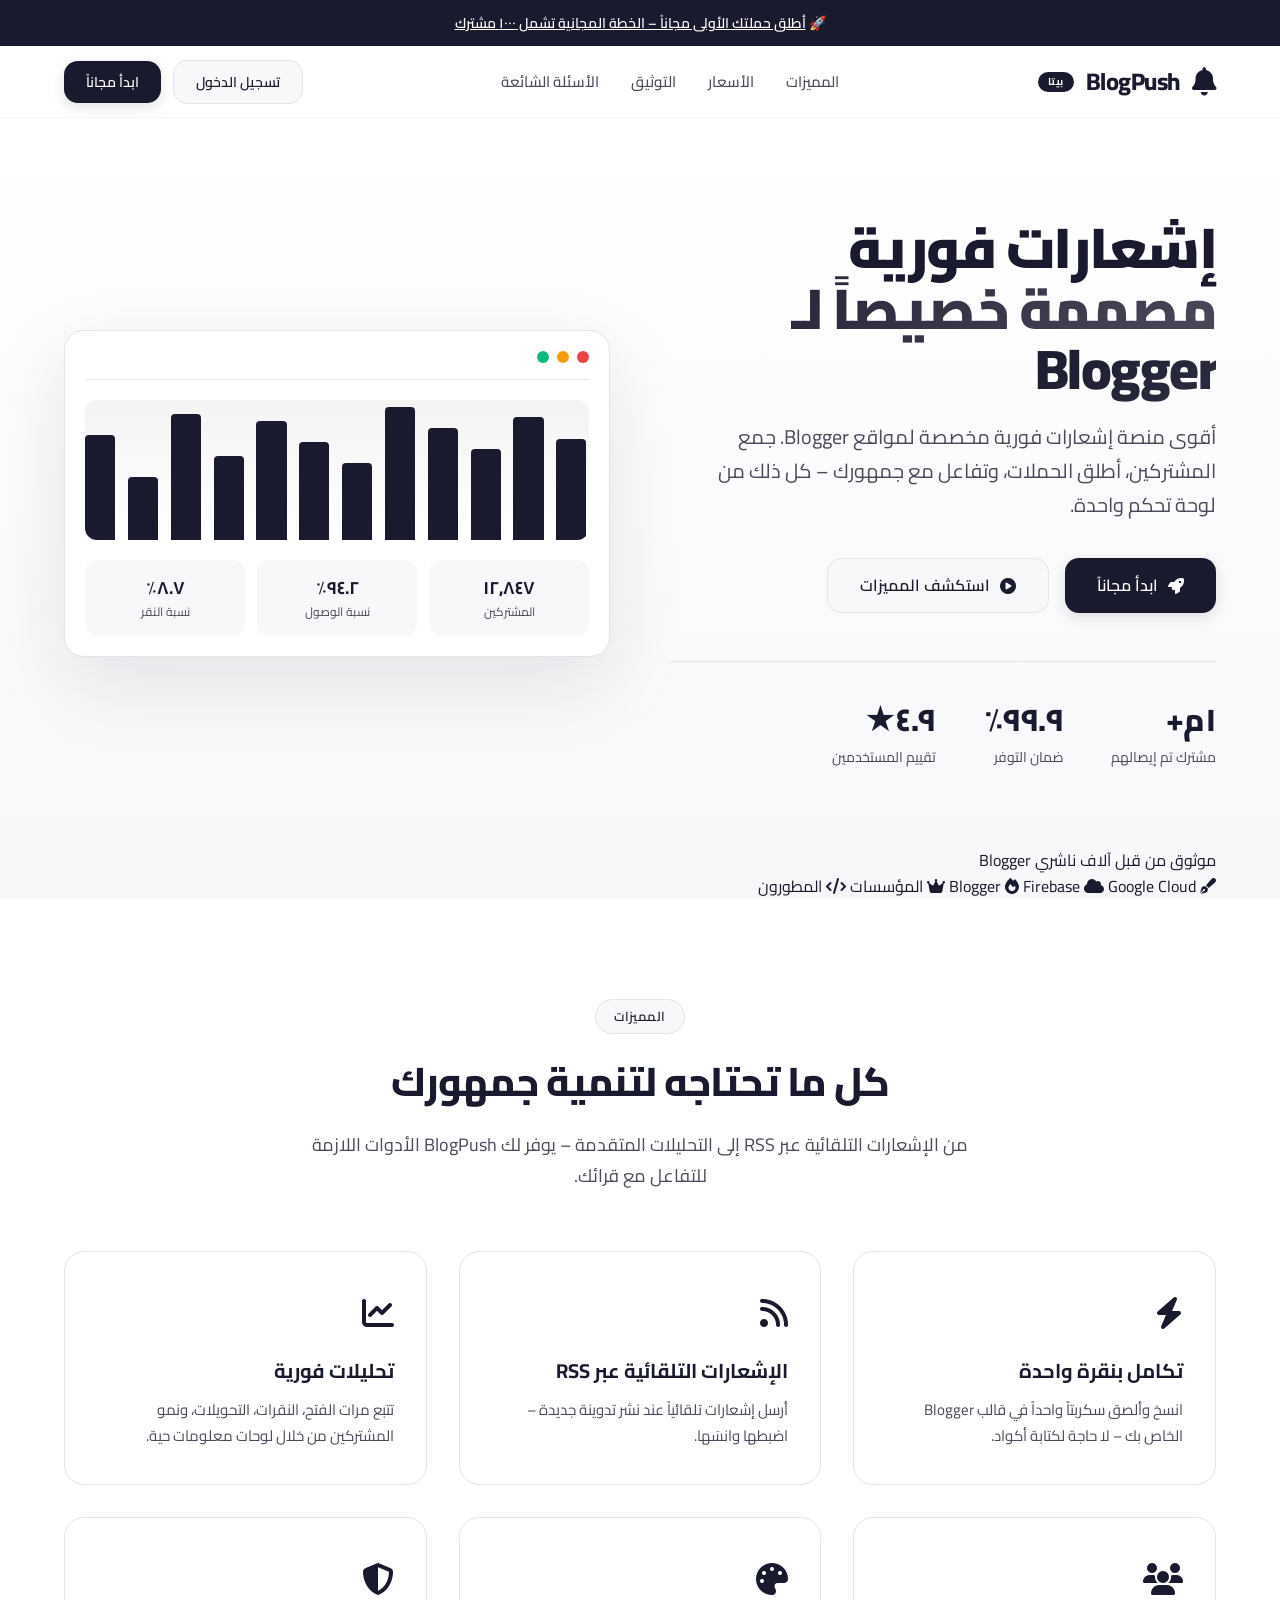
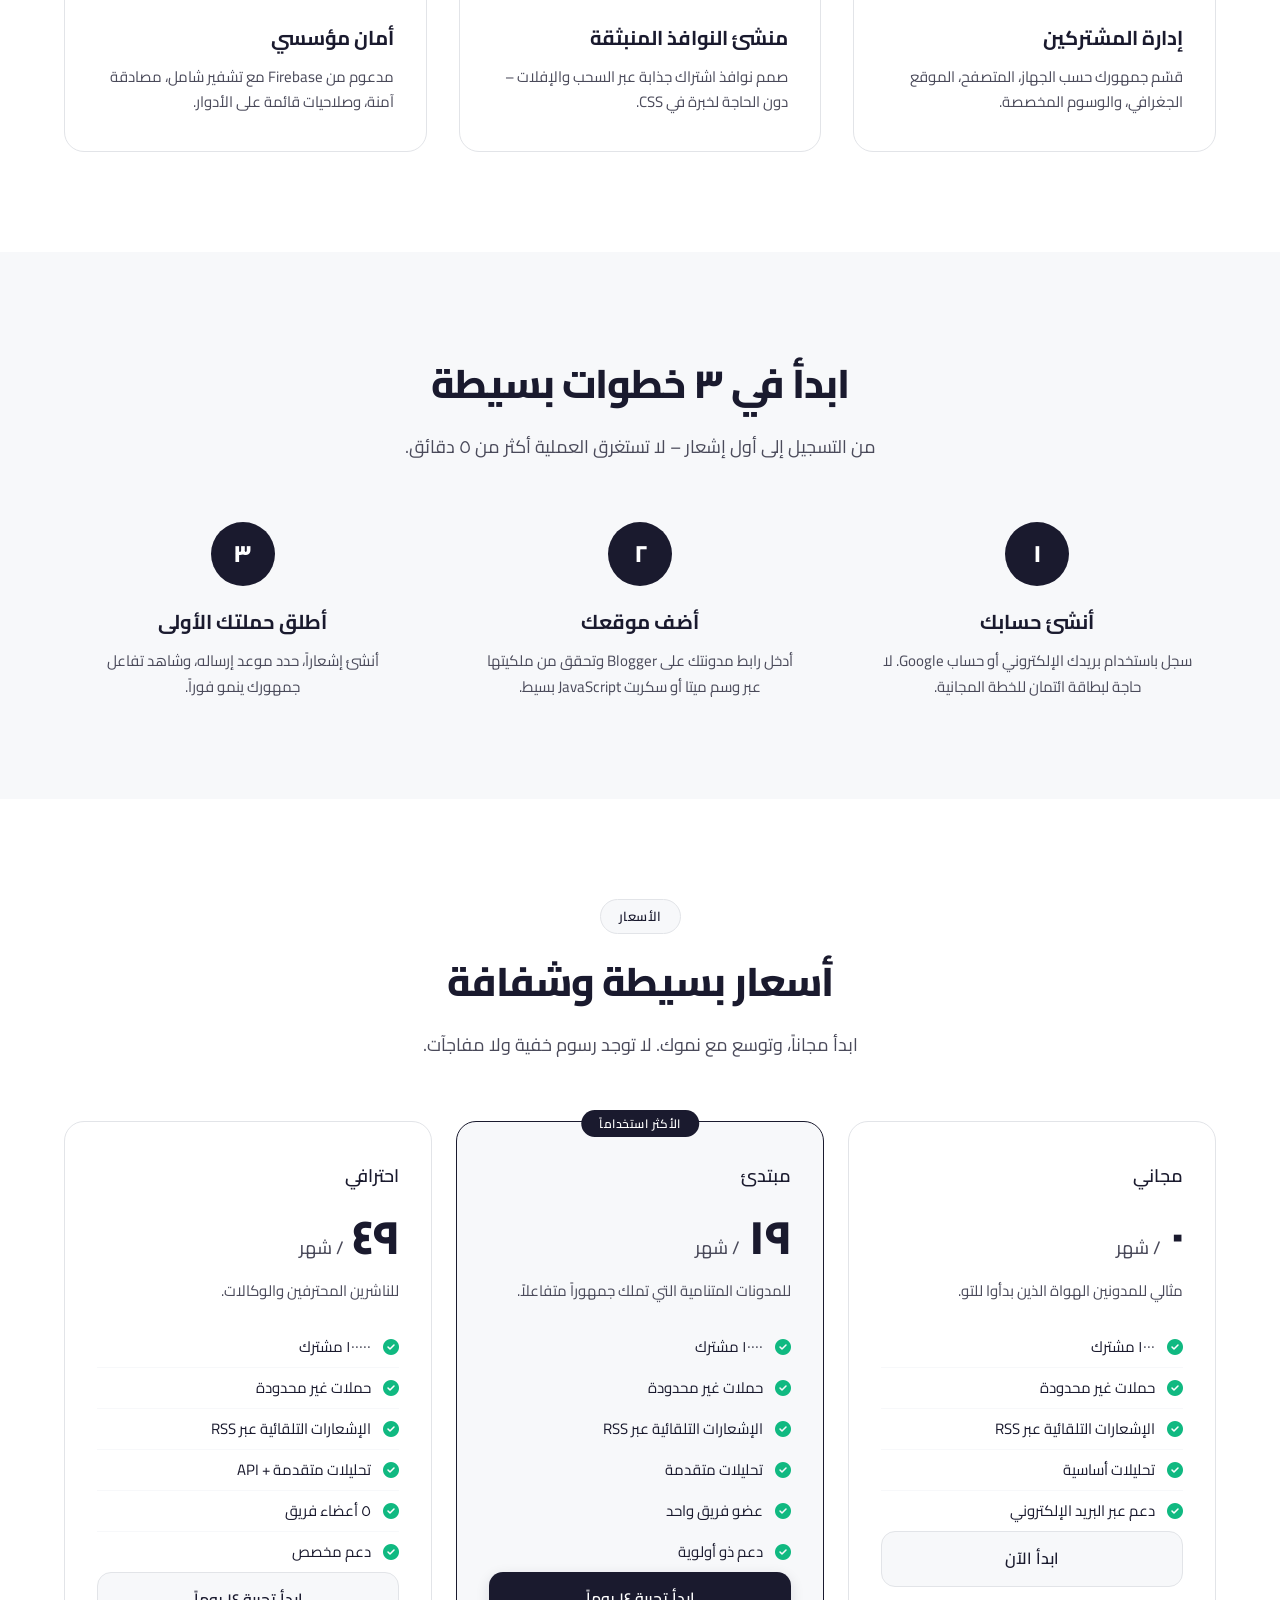
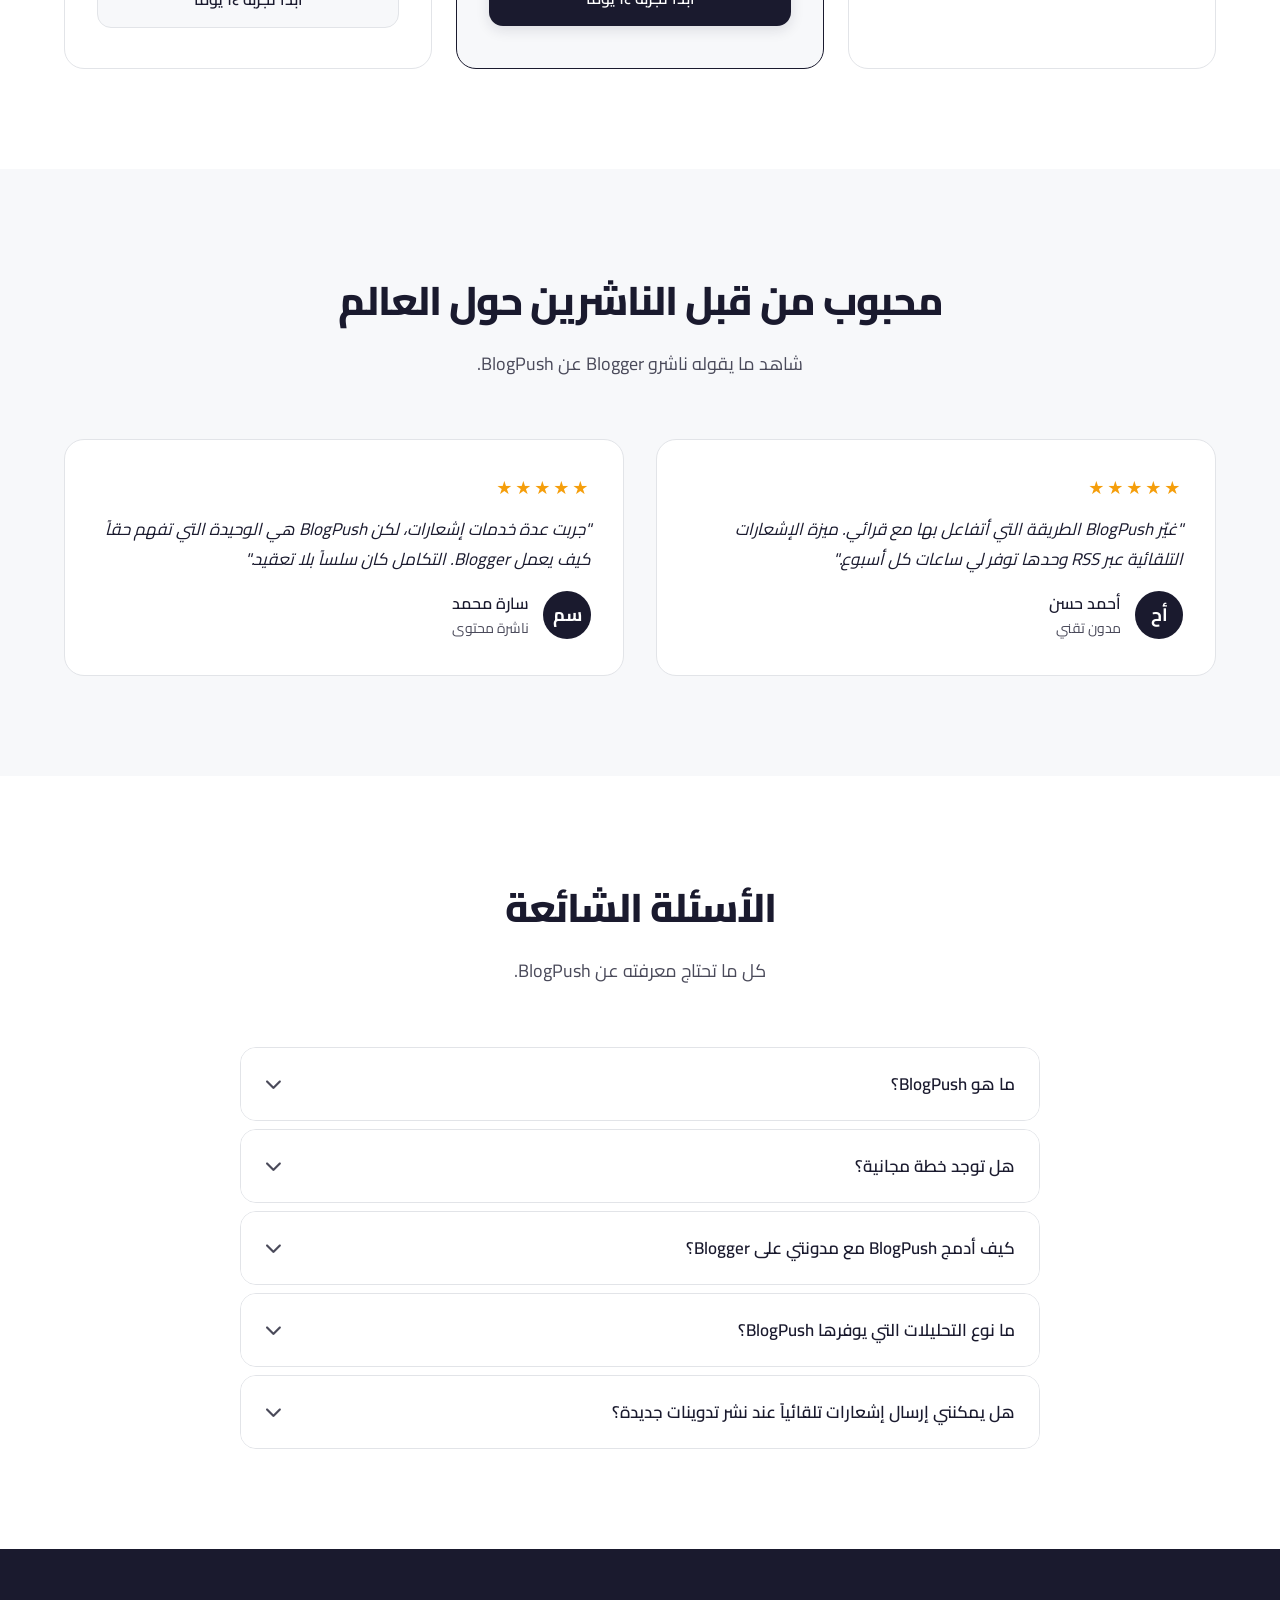
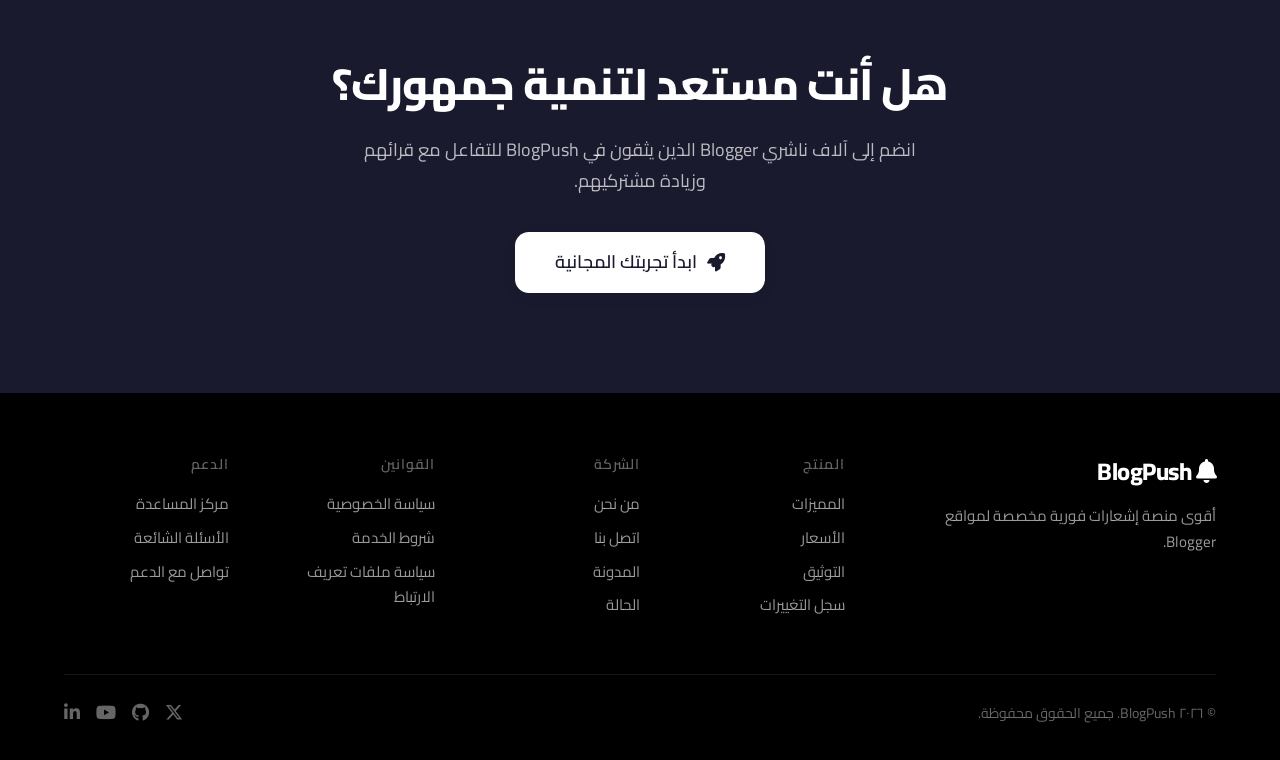
<file: index.html>
<!DOCTYPE html>
<html lang="ar" dir="rtl">
<head>
  <meta charset="UTF-8">
  <meta name="viewport" content="width=device-width, initial-scale=1.0">
  <title>BlogPush – منصة الإشعارات الفورية للمدونين</title>
  <meta name="description" content="BlogPush هي أقوى منصة إشعارات فورية مخصصة لمواقع Blogger. أطلق حملاتك، وزد مشتركيك، وتفاعل مع جمهورك بكل احترافية.">
  
  <!-- Google Fonts -->
  <link href="https://fonts.googleapis.com/css2?family=Inter:wght@300;400;500;600;700;800;900&family=Cairo:wght@400;600;700;800;900&display=swap" rel="stylesheet">
  <!-- Font Awesome -->
  <link rel="stylesheet" href="https://cdnjs.cloudflare.com/ajax/libs/font-awesome/6.5.0/css/all.min.css">
  <!-- الملفات الخاصة -->
  <link rel="stylesheet" href="css/style.css">
  <link rel="icon" href="assets/favicon.ico" type="image/x-icon">
</head>
<body>

  <!-- ========================================================== -->
  <!-- شريط الإعلان                                              -->
  <!-- ========================================================== -->
  <div class="announcement-bar">
    🚀 <a href="#pricing">أطلق حملتك الأولى مجاناً – الخطة المجانية تشمل ١٠٠٠ مشترك</a>
  </div>

  <!-- ========================================================== -->
  <!-- شريط التنقل                                               -->
  <!-- ========================================================== -->
  <nav class="navbar">
    <div class="container navbar-inner">
      <a href="/" class="navbar-logo">
        <i class="fas fa-bell"></i>
        BlogPush
        <span>بيتا</span>
      </a>

      <ul class="navbar-links" id="navLinks">
        <li><a href="#features">المميزات</a></li>
        <li><a href="#pricing">الأسعار</a></li>
        <li><a href="docs.html">التوثيق</a></li>
        <li><a href="#faq">الأسئلة الشائعة</a></li>
      </ul>

      <div class="navbar-actions">
        <a href="login.html" class="btn btn-secondary">تسجيل الدخول</a>
        <a href="register.html" class="btn btn-primary">ابدأ مجاناً</a>
        <button class="navbar-toggle" id="navToggle" aria-label="تبديل القائمة">
          <span></span>
          <span></span>
          <span></span>
        </button>
      </div>
    </div>
  </nav>

  <!-- ========================================================== -->
  <!-- القسم الرئيسي (الهيرو)                                    -->
  <!-- ========================================================== -->
  <section class="hero">
    <div class="container hero-grid">
      <div class="hero-content">
        <h1>
          إشعارات فورية<br/>
          <span class="highlight">مصممة خصيصاً لـ Blogger</span>
        </h1>
        <p>
          أقوى منصة إشعارات فورية مخصصة لمواقع Blogger. جمع المشتركين، أطلق الحملات، وتفاعل مع جمهورك – كل ذلك من لوحة تحكم واحدة.
        </p>
        <div class="hero-actions">
          <a href="register.html" class="btn btn-primary">
            <i class="fas fa-rocket"></i> ابدأ مجاناً
          </a>
          <a href="#features" class="btn btn-secondary">
            <i class="fas fa-play-circle"></i> استكشف المميزات
          </a>
        </div>
        <div class="hero-stats">
          <div class="hero-stats-item">
            <div class="number">١م+</div>
            <div class="label">مشترك تم إيصالهم</div>
          </div>
          <div class="hero-stats-item">
            <div class="number">٩٩.٩٪</div>
            <div class="label">ضمان التوفر</div>
          </div>
          <div class="hero-stats-item">
            <div class="number">٤.٩★</div>
            <div class="label">تقييم المستخدمين</div>
          </div>
        </div>
      </div>

      <div class="hero-visual">
        <div class="hero-dashboard-mockup">
          <div class="mockup-header">
            <span class="mockup-dot"></span>
            <span class="mockup-dot"></span>
            <span class="mockup-dot"></span>
          </div>
          <div class="mockup-chart" id="mockupChart"></div>
          <div class="mockup-stats">
            <div class="mockup-stat">
              <div class="value">١٢,٨٤٧</div>
              <div class="label">المشتركين</div>
            </div>
            <div class="mockup-stat">
              <div class="value">٩٤.٢٪</div>
              <div class="label">نسبة الوصول</div>
            </div>
            <div class="mockup-stat">
              <div class="value">٨.٧٪</div>
              <div class="label">نسبة النقر</div>
            </div>
          </div>
        </div>
      </div>
    </div>
  </section>

  <!-- ========================================================== -->
  <!-- قسم الثقة                                                 -->
  <!-- ========================================================== -->
  <section class="trusted">
    <div class="container">
      <p class="trusted-text">موثوق من قبل آلاف ناشري Blogger</p>
      <div class="trusted-logos">
        <span class="logo-item"><i class="fas fa-pen-fancy"></i> Blogger</span>
        <span class="logo-item"><i class="fas fa-fire"></i> Firebase</span>
        <span class="logo-item"><i class="fas fa-cloud"></i> Google Cloud</span>
        <span class="logo-item"><i class="fas fa-crown"></i> المؤسسات</span>
        <span class="logo-item"><i class="fas fa-code"></i> المطورون</span>
      </div>
    </div>
  </section>

  <!-- ========================================================== -->
  <!-- قسم المميزات                                              -->
  <!-- ========================================================== -->
  <section class="features" id="features">
    <div class="container">
      <div class="features-header">
        <span class="tag">المميزات</span>
        <h2>كل ما تحتاجه لتنمية جمهورك</h2>
        <p>من الإشعارات التلقائية عبر RSS إلى التحليلات المتقدمة – يوفر لك BlogPush الأدوات اللازمة للتفاعل مع قرائك.</p>
      </div>
      <div class="features-grid">
        <div class="feature-card">
          <span class="icon"><i class="fas fa-bolt"></i></span>
          <h3>تكامل بنقرة واحدة</h3>
          <p>انسخ وألصق سكربتاً واحداً في قالب Blogger الخاص بك – لا حاجة لكتابة أكواد.</p>
        </div>
        <div class="feature-card">
          <span class="icon"><i class="fas fa-rss"></i></span>
          <h3>الإشعارات التلقائية عبر RSS</h3>
          <p>أرسل إشعارات تلقائياً عند نشر تدوينة جديدة – اضبطها وانسَها.</p>
        </div>
        <div class="feature-card">
          <span class="icon"><i class="fas fa-chart-line"></i></span>
          <h3>تحليلات فورية</h3>
          <p>تتبع مرات الفتح، النقرات، التحويلات، ونمو المشتركين من خلال لوحات معلومات حية.</p>
        </div>
        <div class="feature-card">
          <span class="icon"><i class="fas fa-users"></i></span>
          <h3>إدارة المشتركين</h3>
          <p>قسّم جمهورك حسب الجهاز، المتصفح، الموقع الجغرافي، والوسوم المخصصة.</p>
        </div>
        <div class="feature-card">
          <span class="icon"><i class="fas fa-palette"></i></span>
          <h3>منشئ النوافذ المنبثقة</h3>
          <p>صمم نوافذ اشتراك جذابة عبر السحب والإفلات – دون الحاجة لخبرة في CSS.</p>
        </div>
        <div class="feature-card">
          <span class="icon"><i class="fas fa-shield-alt"></i></span>
          <h3>أمان مؤسسي</h3>
          <p>مدعوم من Firebase مع تشفير شامل، مصادقة آمنة، وصلاحيات قائمة على الأدوار.</p>
        </div>
      </div>
    </div>
  </section>

  <!-- ========================================================== -->
  <!-- قسم آلية العمل                                            -->
  <!-- ========================================================== -->
  <section class="how-it-works">
    <div class="container">
      <div class="how-it-works-header">
        <h2>ابدأ في ٣ خطوات بسيطة</h2>
        <p>من التسجيل إلى أول إشعار – لا تستغرق العملية أكثر من ٥ دقائق.</p>
      </div>
      <div class="steps">
        <div class="step">
          <div class="number">١</div>
          <h3>أنشئ حسابك</h3>
          <p>سجل باستخدام بريدك الإلكتروني أو حساب Google. لا حاجة لبطاقة ائتمان للخطة المجانية.</p>
        </div>
        <div class="step">
          <div class="number">٢</div>
          <h3>أضف موقعك</h3>
          <p>أدخل رابط مدونتك على Blogger وتحقق من ملكيتها عبر وسم ميتا أو سكربت JavaScript بسيط.</p>
        </div>
        <div class="step">
          <div class="number">٣</div>
          <h3>أطلق حملتك الأولى</h3>
          <p>أنشئ إشعاراً، حدد موعد إرساله، وشاهد تفاعل جمهورك ينمو فوراً.</p>
        </div>
      </div>
    </div>
  </section>

  <!-- ========================================================== -->
  <!-- قسم الأسعار                                               -->
  <!-- ========================================================== -->
  <section class="pricing" id="pricing">
    <div class="container">
      <div class="pricing-header">
        <span class="tag">الأسعار</span>
        <h2>أسعار بسيطة وشفافة</h2>
        <p>ابدأ مجاناً، وتوسع مع نموك. لا توجد رسوم خفية ولا مفاجآت.</p>
      </div>
      <div class="pricing-grid">
        <div class="pricing-card">
          <div class="plan-name">مجاني</div>
          <div class="price">٠ <span>/ شهر</span></div>
          <p class="description">مثالي للمدونين الهواة الذين بدأوا للتو.</p>
          <ul class="features-list">
            <li><i class="fas fa-check-circle"></i> ١٠٠٠ مشترك</li>
            <li><i class="fas fa-check-circle"></i> حملات غير محدودة</li>
            <li><i class="fas fa-check-circle"></i> الإشعارات التلقائية عبر RSS</li>
            <li><i class="fas fa-check-circle"></i> تحليلات أساسية</li>
            <li><i class="fas fa-check-circle"></i> دعم عبر البريد الإلكتروني</li>
          </ul>
          <a href="register.html" class="btn btn-secondary">ابدأ الآن</a>
        </div>

        <div class="pricing-card popular">
          <div class="badge">الأكثر استخداماً</div>
          <div class="plan-name">مبتدئ</div>
          <div class="price">١٩ <span>/ شهر</span></div>
          <p class="description">للمدونات المتنامية التي تملك جمهوراً متفاعلاً.</p>
          <ul class="features-list">
            <li><i class="fas fa-check-circle"></i> ١٠٠٠٠ مشترك</li>
            <li><i class="fas fa-check-circle"></i> حملات غير محدودة</li>
            <li><i class="fas fa-check-circle"></i> الإشعارات التلقائية عبر RSS</li>
            <li><i class="fas fa-check-circle"></i> تحليلات متقدمة</li>
            <li><i class="fas fa-check-circle"></i> عضو فريق واحد</li>
            <li><i class="fas fa-check-circle"></i> دعم ذو أولوية</li>
          </ul>
          <a href="register.html" class="btn btn-primary">ابدأ تجربة ١٤ يوماً</a>
        </div>

        <div class="pricing-card">
          <div class="plan-name">احترافي</div>
          <div class="price">٤٩ <span>/ شهر</span></div>
          <p class="description">للناشرين المحترفين والوكالات.</p>
          <ul class="features-list">
            <li><i class="fas fa-check-circle"></i> ١٠٠٠٠٠ مشترك</li>
            <li><i class="fas fa-check-circle"></i> حملات غير محدودة</li>
            <li><i class="fas fa-check-circle"></i> الإشعارات التلقائية عبر RSS</li>
            <li><i class="fas fa-check-circle"></i> تحليلات متقدمة + API</li>
            <li><i class="fas fa-check-circle"></i> ٥ أعضاء فريق</li>
            <li><i class="fas fa-check-circle"></i> دعم مخصص</li>
          </ul>
          <a href="register.html" class="btn btn-secondary">ابدأ تجربة ١٤ يوماً</a>
        </div>
      </div>
    </div>
  </section>

  <!-- ========================================================== -->
  <!-- قسم آراء العملاء                                          -->
  <!-- ========================================================== -->
  <section class="testimonials">
    <div class="container">
      <div class="testimonials-header">
        <h2>محبوب من قبل الناشرين حول العالم</h2>
        <p>شاهد ما يقوله ناشرو Blogger عن BlogPush.</p>
      </div>
      <div class="testimonials-grid">
        <div class="testimonial-card">
          <div class="stars">★★★★★</div>
          <blockquote>"غيّر BlogPush الطريقة التي أتفاعل بها مع قرائي. ميزة الإشعارات التلقائية عبر RSS وحدها توفر لي ساعات كل أسبوع."</blockquote>
          <div class="author">
            <div class="avatar">أح</div>
            <div>
              <div class="name">أحمد حسن</div>
              <div class="role">مدون تقني</div>
            </div>
          </div>
        </div>
        <div class="testimonial-card">
          <div class="stars">★★★★★</div>
          <blockquote>"جربت عدة خدمات إشعارات، لكن BlogPush هي الوحيدة التي تفهم حقاً كيف يعمل Blogger. التكامل كان سلساً بلا تعقيد."</blockquote>
          <div class="author">
            <div class="avatar">سم</div>
            <div>
              <div class="name">سارة محمد</div>
              <div class="role">ناشرة محتوى</div>
            </div>
          </div>
        </div>
      </div>
    </div>
  </section>

  <!-- ========================================================== -->
  <!-- قسم الأسئلة الشائعة                                      -->
  <!-- ========================================================== -->
  <section class="faq" id="faq">
    <div class="container">
      <div class="faq-header">
        <h2>الأسئلة الشائعة</h2>
        <p>كل ما تحتاج معرفته عن BlogPush.</p>
      </div>
      <div class="faq-list">
        <div class="faq-item">
          <button class="question" onclick="toggleFaq(this)">
            ما هو BlogPush؟
            <i class="fas fa-chevron-down"></i>
          </button>
          <div class="answer">BlogPush هي منصة إشعارات فورية مخصصة حصرياً لمواقع Blogger. تتيح لك جمع المشتركين، إرسال الإشعارات، وتحليل التفاعل – كل ذلك من لوحة تحكم واحدة.</div>
        </div>
        <div class="faq-item">
          <button class="question" onclick="toggleFaq(this)">
            هل توجد خطة مجانية؟
            <i class="fas fa-chevron-down"></i>
          </button>
          <div class="answer">نعم! تشمل خطتنا المجانية ١٠٠٠ مشترك، حملات غير محدودة، إشعارات تلقائية عبر RSS، وتحليلات أساسية. لا حاجة لبطاقة ائتمان.</div>
        </div>
        <div class="faq-item">
          <button class="question" onclick="toggleFaq(this)">
            كيف أدمج BlogPush مع مدونتي على Blogger؟
            <i class="fas fa-chevron-down"></i>
          </button>
          <div class="answer">انسخ سطراً واحداً من كود JavaScript والصقه في قالب Blogger الخاص بك. سيقوم SDK تلقائياً بتسجيل خدمة الخلفية وجمع المشتركين.</div>
        </div>
        <div class="faq-item">
          <button class="question" onclick="toggleFaq(this)">
            ما نوع التحليلات التي يوفرها BlogPush؟
            <i class="fas fa-chevron-down"></i>
          </button>
          <div class="answer">يوفر BlogPush تحليلات فورية تشمل نمو المشتركين، أداء الحملات (مرات الفتح، النقرات، التحويلات)، توزيع الأجهزة، البيانات الجغرافية، وخرائط التفاعل.</div>
        </div>
        <div class="faq-item">
          <button class="question" onclick="toggleFaq(this)">
            هل يمكنني إرسال إشعارات تلقائياً عند نشر تدوينات جديدة؟
            <i class="fas fa-chevron-down"></i>
          </button>
          <div class="answer">بالتأكيد! ميزة الإشعارات التلقائية عبر RSS تكتشف تلقائياً التدوينات الجديدة وتُنشئ إشعارات. يمكنك ضبطها للإرسال الفوري أو طلب الموافقة اليدوية.</div>
        </div>
      </div>
    </div>
  </section>

  <!-- ========================================================== -->
  <!-- قسم الحث على اتخاذ إجراء                                 -->
  <!-- ========================================================== -->
  <section class="cta">
    <div class="container">
      <h2>هل أنت مستعد لتنمية جمهورك؟</h2>
      <p>انضم إلى آلاف ناشري Blogger الذين يثقون في BlogPush للتفاعل مع قرائهم وزيادة مشتركيهم.</p>
      <a href="register.html" class="btn btn-white">
        <i class="fas fa-rocket"></i> ابدأ تجربتك المجانية
      </a>
    </div>
  </section>

  <!-- ========================================================== -->
  <!-- التذييل                                                   -->
  <!-- ========================================================== -->
  <footer class="footer">
    <div class="container">
      <div class="footer-grid">
        <div class="footer-brand">
          <h3><i class="fas fa-bell"></i> BlogPush</h3>
          <p>أقوى منصة إشعارات فورية مخصصة لمواقع Blogger.</p>
        </div>
        <div class="footer-col">
          <h4>المنتج</h4>
          <ul>
            <li><a href="#features">المميزات</a></li>
            <li><a href="#pricing">الأسعار</a></li>
            <li><a href="docs.html">التوثيق</a></li>
            <li><a href="changelog.html">سجل التغييرات</a></li>
          </ul>
        </div>
        <div class="footer-col">
          <h4>الشركة</h4>
          <ul>
            <li><a href="about.html">من نحن</a></li>
            <li><a href="contact.html">اتصل بنا</a></li>
            <li><a href="blog.html">المدونة</a></li>
            <li><a href="status.html">الحالة</a></li>
          </ul>
        </div>
        <div class="footer-col">
          <h4>القوانين</h4>
          <ul>
            <li><a href="privacy.html">سياسة الخصوصية</a></li>
            <li><a href="terms.html">شروط الخدمة</a></li>
            <li><a href="cookies.html">سياسة ملفات تعريف الارتباط</a></li>
          </ul>
        </div>
        <div class="footer-col">
          <h4>الدعم</h4>
          <ul>
            <li><a href="help.html">مركز المساعدة</a></li>
            <li><a href="faq.html">الأسئلة الشائعة</a></li>
            <li><a href="contact.html">تواصل مع الدعم</a></li>
          </ul>
        </div>
      </div>
      <div class="footer-bottom">
        <span>© ٢٠٢٦ BlogPush. جميع الحقوق محفوظة.</span>
        <div class="social">
          <!-- تم تحديث أيقونة تويتر إلى X -->
          <a href="#" aria-label="منصة X"><i class="fab fa-x-twitter"></i></a>
          <a href="#" aria-label="جيت هاب"><i class="fab fa-github"></i></a>
          <a href="#" aria-label="يوتيوب"><i class="fab fa-youtube"></i></a>
          <a href="#" aria-label="لينكد إن"><i class="fab fa-linkedin-in"></i></a>
        </div>
      </div>
    </div>
  </footer>

  <!-- ========================================================== -->
  <!-- جافا سكريبت                                               -->
  <!-- ========================================================== -->
  <script>
    // ==========================================================
    // تبديل القائمة في الشاشات الصغيرة
    // ==========================================================
    document.addEventListener('DOMContentLoaded', function() {
      const toggle = document.getElementById('navToggle');
      const links = document.getElementById('navLinks');

      if (toggle && links) {
        toggle.addEventListener('click', function() {
          links.classList.toggle('open');
        });

        links.querySelectorAll('a').forEach(function(link) {
          link.addEventListener('click', function() {
            links.classList.remove('open');
          });
        });
      }

      // ==========================================================
      // رسم الأعمدة في المخطط التوضيحي
      // ==========================================================
      const chart = document.getElementById('mockupChart');
      if (chart) {
        const bars = [75, 45, 90, 60, 85, 70, 55, 95, 80, 65, 88, 72];
        bars.forEach(function(height, index) {
          const bar = document.createElement('div');
          bar.className = 'bar active';
          bar.style.height = height + '%';
          bar.style.left = (index * 8.5) + '%';
          bar.style.animationDelay = (index * 0.1) + 's';
          chart.appendChild(bar);
        });
      }

      // ==========================================================
      // تبديل الأسئلة الشائعة
      // ==========================================================
      window.toggleFaq = function(button) {
        const item = button.parentElement;
        const answer = item.querySelector('.answer');
        const isOpen = answer.classList.contains('open');

        document.querySelectorAll('.faq-item .answer').forEach(function(el) {
          el.classList.remove('open');
        });
        document.querySelectorAll('.faq-item .question').forEach(function(el) {
          el.classList.remove('open');
        });

        if (!isOpen) {
          answer.classList.add('open');
          button.classList.add('open');
        }
      };

      // ==========================================================
      // تمرير سلس للروابط الداخلية
      // ==========================================================
      document.querySelectorAll('a[href^="#"]').forEach(function(anchor) {
        anchor.addEventListener('click', function(e) {
          const target = document.querySelector(this.getAttribute('href'));
          if (target) {
            e.preventDefault();
            target.scrollIntoView({ behavior: 'smooth', block: 'start' });
          }
        });
      });

      console.log('✅ تم تحميل صفحة BlogPush العربية بنجاح');
    });
  </script>

</body>
</html>
</file>
<file: css/style.css>
/* ==========================================================
   المتغيرات العامة (Variables)
   ========================================================== */
:root {
  --color-black: #000000;
  --color-dark: #1A1A2E;
  --color-mid: #4A4A5A;
  --color-gray: #A0A0B0;
  --color-light: #E2E4E8;
  --color-bg: #F7F8FA;
  --color-white: #FFFFFF;
  --color-success: #10B981;
  --color-success-bg: #ECFDF5;
  --color-warning: #F59E0B;
  --color-warning-bg: #FFFBEB;
  --color-danger: #EF4444;
  --color-danger-bg: #FEF2F2;
  --color-info: #3B82F6;
  --color-info-bg: #EFF6FF;
  --font-primary: 'Cairo', 'Inter', -apple-system, BlinkMacSystemFont, sans-serif;
  --shadow-card: 0 4px 20px rgba(26, 26, 46, 0.06);
  --shadow-hover: 0 12px 30px rgba(26, 26, 46, 0.10);
  --shadow-btn: 0 4px 14px rgba(26, 26, 46, 0.12);
  --radius: 14px;
  --radius-lg: 20px;
  --radius-xl: 24px;
}

/* ==========================================================
   RESET & BASE
   ========================================================== */
* {
  margin: 0;
  padding: 0;
  box-sizing: border-box;
}

html {
  scroll-behavior: smooth;
}

body {
  font-family: var(--font-primary);
  background: var(--color-bg);
  color: var(--color-dark);
  line-height: 1.6;
  -webkit-font-smoothing: antialiased;
  -moz-osx-font-smoothing: grayscale;
}

/* ==========================================================
   تنسيق خاص بصفحات لوحة التحكم (التي تحتوي على شريط جانبي)
   ========================================================== */
body:has(.sidebar) {
  display: flex;
  height: 100vh;
  overflow: hidden;
  margin: 0;
  padding: 0;
}

a {
  text-decoration: none;
  color: inherit;
}

img {
  max-width: 100%;
  height: auto;
  display: block;
}

ul {
  list-style: none;
}

/* ==========================================================
   الحاوية العامة
   ========================================================== */
.container {
  max-width: 1200px;
  margin: 0 auto;
  padding: 0 24px;
}

/* ==========================================================
   الأزرار (Buttons)
   ========================================================== */
.btn {
  display: inline-flex;
  align-items: center;
  justify-content: center;
  gap: 10px;
  padding: 14px 32px;
  border-radius: var(--radius);
  font-weight: 600;
  font-size: 16px;
  font-family: var(--font-primary);
  border: none;
  cursor: pointer;
  transition: all 0.25s ease;
  text-decoration: none;
  background: transparent;
}

.btn-primary {
  background: var(--color-dark);
  color: var(--color-white);
  box-shadow: var(--shadow-btn);
}

.btn-primary:hover {
  background: var(--color-black);
  transform: translateY(-2px);
  box-shadow: 0 8px 25px rgba(26, 26, 46, 0.25);
}

.btn-secondary {
  background: var(--color-bg);
  color: var(--color-dark);
  border: 1px solid var(--color-light);
}

.btn-secondary:hover {
  background: #EEF0F4;
  transform: translateY(-2px);
}

.btn-outline {
  background: transparent;
  color: var(--color-dark);
  border: 2px solid var(--color-dark);
}

.btn-outline:hover {
  background: var(--color-dark);
  color: var(--color-white);
  transform: translateY(-2px);
}

.btn-white {
  background: var(--color-white);
  color: var(--color-dark);
  box-shadow: 0 4px 14px rgba(0, 0, 0, 0.06);
}

.btn-white:hover {
  background: var(--color-bg);
  transform: translateY(-2px);
  box-shadow: 0 8px 25px rgba(0, 0, 0, 0.10);
}

.btn:disabled {
  opacity: 0.6;
  cursor: not-allowed;
  transform: none !important;
  box-shadow: none !important;
}

.btn-sm {
  padding: 6px 14px;
  font-size: 13px;
  border-radius: 8px;
  background: var(--color-bg);
  border: 1px solid var(--color-light);
  color: var(--color-dark);
  cursor: pointer;
  transition: all 0.2s;
  font-family: var(--font-primary);
  display: inline-flex;
  align-items: center;
  gap: 6px;
}

.btn-sm:hover {
  background: var(--color-dark);
  color: var(--color-white);
  border-color: var(--color-dark);
}

.btn-sm.danger:hover {
  background: var(--color-danger);
  border-color: var(--color-danger);
  color: #fff;
}

.btn-sm.primary {
  background: var(--color-dark);
  color: #fff;
  border-color: var(--color-dark);
}

.btn-sm.primary:hover {
  background: var(--color-black);
}

/* ==========================================================
   حقول الإدخال (Form Inputs)
   ========================================================== */
.form-group {
  margin-bottom: 20px;
}

.form-group label {
  display: block;
  font-weight: 600;
  font-size: 14px;
  color: var(--color-dark);
  margin-bottom: 6px;
}

.form-group .input-wrapper {
  position: relative;
}

.form-group .input-wrapper i {
  position: absolute;
  right: 16px;
  top: 50%;
  transform: translateY(-50%);
  color: var(--color-gray);
  font-size: 18px;
}

.form-group input,
.form-group select,
.form-group textarea {
  width: 100%;
  padding: 14px 48px 14px 16px;
  border: 1.5px solid var(--color-light);
  border-radius: var(--radius);
  font-size: 16px;
  font-family: var(--font-primary);
  background: var(--color-bg);
  transition: all 0.25s ease;
  box-sizing: border-box;
}

.form-group input:focus,
.form-group select:focus,
.form-group textarea:focus {
  border-color: var(--color-dark);
  background: var(--color-white);
  outline: none;
  box-shadow: 0 0 0 4px rgba(26, 26, 46, 0.06);
}

.form-group .error-message {
  color: var(--color-danger);
  font-size: 13px;
  margin-top: 6px;
  display: none;
}

.form-group .error-message.show {
  display: block;
}

/* ==========================================================
   التنبيهات (Alerts)
   ========================================================== */
.alert {
  padding: 14px 18px;
  border-radius: var(--radius);
  font-size: 14px;
  font-weight: 500;
  margin-bottom: 20px;
  display: none;
}

.alert.error {
  background: var(--color-danger-bg);
  border: 1px solid #FECACA;
  color: #991B1B;
  display: block;
}

.alert.success {
  background: var(--color-success-bg);
  border: 1px solid #A7F3D0;
  color: #065F46;
  display: block;
}

.alert.info {
  background: var(--color-info-bg);
  border: 1px solid #BFDBFE;
  color: #1E40AF;
  display: block;
}

/* ==========================================================
   شريط الإعلان (Announcement Bar)
   ========================================================== */
.announcement-bar {
  background: var(--color-dark);
  color: var(--color-white);
  text-align: center;
  padding: 12px 20px;
  font-size: 14px;
  font-weight: 500;
}

.announcement-bar a {
  color: var(--color-white);
  text-decoration: underline;
  font-weight: 600;
}

.announcement-bar a:hover {
  color: var(--color-light);
}

/* ==========================================================
   شريط التنقل (Navigation)
   ========================================================== */
.navbar {
  position: sticky;
  top: 0;
  z-index: 1000;
  background: rgba(255, 255, 255, 0.92);
  backdrop-filter: blur(16px);
  -webkit-backdrop-filter: blur(16px);
  border-bottom: 1px solid rgba(226, 228, 232, 0.4);
  padding: 0 24px;
  height: 72px;
  display: flex;
  align-items: center;
}

.navbar-inner {
  max-width: 1200px;
  width: 100%;
  margin: 0 auto;
  display: flex;
  align-items: center;
  justify-content: space-between;
}

.navbar-logo {
  display: flex;
  align-items: center;
  gap: 12px;
  font-size: 24px;
  font-weight: 800;
  color: var(--color-dark);
  letter-spacing: -0.5px;
}

.navbar-logo i {
  font-size: 28px;
  color: var(--color-dark);
}

.navbar-logo span {
  background: var(--color-dark);
  color: var(--color-white);
  font-size: 10px;
  font-weight: 700;
  padding: 2px 10px;
  border-radius: 20px;
  letter-spacing: 0.5px;
}

.navbar-links {
  display: flex;
  align-items: center;
  gap: 32px;
  list-style: none;
}

.navbar-links a {
  font-size: 15px;
  font-weight: 500;
  color: var(--color-mid);
  transition: color 0.2s;
}

.navbar-links a:hover {
  color: var(--color-dark);
}

.navbar-actions {
  display: flex;
  align-items: center;
  gap: 12px;
}

.navbar-actions .btn {
  font-size: 14px;
  padding: 10px 22px;
}

.navbar-toggle {
  display: none;
  flex-direction: column;
  gap: 5px;
  background: none;
  border: none;
  cursor: pointer;
  padding: 8px;
}

.navbar-toggle span {
  display: block;
  width: 28px;
  height: 2.5px;
  background: var(--color-dark);
  border-radius: 2px;
  transition: all 0.3s ease;
}

/* ==========================================================
   التذييل (Footer)
   ========================================================== */
.footer {
  background: var(--color-black);
  color: var(--color-white);
  padding: 60px 0 32px;
}

.footer-grid {
  display: grid;
  grid-template-columns: 2fr 1fr 1fr 1fr 1fr;
  gap: 40px;
  margin-bottom: 48px;
}

.footer-brand h3 {
  font-size: 24px;
  font-weight: 800;
  letter-spacing: -0.5px;
  margin-bottom: 12px;
}

.footer-brand p {
  font-size: 15px;
  color: rgba(255, 255, 255, 0.6);
  max-width: 320px;
  line-height: 1.7;
}

.footer-col h4 {
  font-size: 14px;
  font-weight: 600;
  text-transform: uppercase;
  letter-spacing: 1px;
  margin-bottom: 16px;
  color: rgba(255, 255, 255, 0.4);
}

.footer-col ul li {
  margin-bottom: 8px;
}

.footer-col ul a {
  font-size: 15px;
  color: rgba(255, 255, 255, 0.6);
  transition: color 0.2s;
}

.footer-col ul a:hover {
  color: var(--color-white);
}

.footer-bottom {
  border-top: 1px solid rgba(255, 255, 255, 0.08);
  padding-top: 24px;
  display: flex;
  justify-content: space-between;
  align-items: center;
  flex-wrap: wrap;
  gap: 16px;
  font-size: 14px;
  color: rgba(255, 255, 255, 0.4);
}

.footer-bottom .social {
  display: flex;
  gap: 16px;
}

.footer-bottom .social a {
  color: rgba(255, 255, 255, 0.4);
  transition: color 0.2s;
  font-size: 18px;
}

.footer-bottom .social a:hover {
  color: var(--color-white);
}

/* ==========================================================
   القسم الرئيسي (Hero)
   ========================================================== */
.hero {
  padding: 100px 0 80px;
  background: linear-gradient(180deg, var(--color-white) 0%, var(--color-bg) 100%);
}

.hero-grid {
  display: grid;
  grid-template-columns: 1fr 1fr;
  gap: 60px;
  align-items: center;
}

.hero-content h1 {
  font-size: 56px;
  font-weight: 900;
  line-height: 1.08;
  letter-spacing: -1.5px;
  color: var(--color-dark);
  margin-bottom: 20px;
}

.hero-content h1 .highlight {
  background: linear-gradient(135deg, var(--color-dark) 0%, var(--color-mid) 100%);
  -webkit-background-clip: text;
  -webkit-text-fill-color: transparent;
  background-clip: text;
}

.hero-content p {
  font-size: 20px;
  color: var(--color-mid);
  max-width: 540px;
  margin-bottom: 36px;
  line-height: 1.7;
}

.hero-actions {
  display: flex;
  gap: 16px;
  flex-wrap: wrap;
}

.hero-stats {
  display: flex;
  gap: 48px;
  margin-top: 48px;
  padding-top: 32px;
  border-top: 1px solid var(--color-light);
}

.hero-stats-item .number {
  font-size: 32px;
  font-weight: 800;
  color: var(--color-dark);
  letter-spacing: -0.5px;
}

.hero-stats-item .label {
  font-size: 14px;
  color: var(--color-mid);
}

.hero-visual {
  display: flex;
  justify-content: center;
  align-items: center;
}

.hero-dashboard-mockup {
  width: 100%;
  max-width: 600px;
  background: var(--color-white);
  border-radius: var(--radius-lg);
  box-shadow: 0 25px 80px rgba(26, 26, 46, 0.10);
  border: 1px solid var(--color-light);
  overflow: hidden;
  padding: 20px;
}

.hero-dashboard-mockup .mockup-header {
  display: flex;
  align-items: center;
  gap: 8px;
  padding-bottom: 16px;
  border-bottom: 1px solid var(--color-light);
  margin-bottom: 20px;
}

.hero-dashboard-mockup .mockup-dot {
  width: 12px;
  height: 12px;
  border-radius: 50%;
  background: var(--color-light);
}

.hero-dashboard-mockup .mockup-dot:nth-child(1) {
  background: var(--color-danger);
}

.hero-dashboard-mockup .mockup-dot:nth-child(2) {
  background: var(--color-warning);
}

.hero-dashboard-mockup .mockup-dot:nth-child(3) {
  background: var(--color-success);
}

.hero-dashboard-mockup .mockup-chart {
  height: 140px;
  background: linear-gradient(180deg, rgba(26, 26, 46, 0.05) 0%, transparent 100%);
  border-radius: 12px;
  position: relative;
  overflow: hidden;
}

.hero-dashboard-mockup .mockup-chart .bar {
  position: absolute;
  bottom: 0;
  width: 6%;
  background: var(--color-dark);
  border-radius: 4px 4px 0 0;
  transition: height 0.6s ease;
  opacity: 0.15;
}

.hero-dashboard-mockup .mockup-chart .bar.active {
  opacity: 1;
}

.hero-dashboard-mockup .mockup-stats {
  display: grid;
  grid-template-columns: repeat(3, 1fr);
  gap: 12px;
  margin-top: 20px;
}

.hero-dashboard-mockup .mockup-stat {
  background: var(--color-bg);
  padding: 14px 16px;
  border-radius: 12px;
  text-align: center;
}

.hero-dashboard-mockup .mockup-stat .value {
  font-size: 18px;
  font-weight: 700;
  color: var(--color-dark);
}

.hero-dashboard-mockup .mockup-stat .label {
  font-size: 12px;
  color: var(--color-mid);
}

/* ==========================================================
   المميزات (Features)
   ========================================================== */
.features {
  padding: 100px 0;
  background: var(--color-white);
}

.features-header {
  text-align: center;
  max-width: 700px;
  margin: 0 auto 60px;
}

.features-header .tag {
  display: inline-block;
  font-size: 13px;
  font-weight: 600;
  color: var(--color-dark);
  background: var(--color-bg);
  padding: 6px 18px;
  border-radius: 20px;
  letter-spacing: 0.5px;
  margin-bottom: 16px;
  border: 1px solid var(--color-light);
}

.features-header h2 {
  font-size: 40px;
  font-weight: 800;
  color: var(--color-dark);
  letter-spacing: -1px;
  margin-bottom: 16px;
}

.features-header p {
  font-size: 18px;
  color: var(--color-mid);
  line-height: 1.7;
}

.features-grid {
  display: grid;
  grid-template-columns: repeat(3, 1fr);
  gap: 32px;
}

.feature-card {
  background: var(--color-white);
  border: 1px solid var(--color-light);
  border-radius: var(--radius-lg);
  padding: 36px 32px;
  transition: all 0.3s ease;
}

.feature-card:hover {
  transform: translateY(-4px);
  box-shadow: var(--shadow-hover);
  border-color: var(--color-dark);
}

.feature-card .icon {
  font-size: 32px;
  color: var(--color-dark);
  margin-bottom: 16px;
  display: inline-block;
}

.feature-card h3 {
  font-size: 20px;
  font-weight: 700;
  color: var(--color-dark);
  margin-bottom: 10px;
}

.feature-card p {
  font-size: 15px;
  color: var(--color-mid);
  line-height: 1.7;
}

/* ==========================================================
   آلية العمل (How It Works)
   ========================================================== */
.how-it-works {
  padding: 100px 0;
  background: var(--color-bg);
}

.how-it-works-header {
  text-align: center;
  max-width: 700px;
  margin: 0 auto 60px;
}

.how-it-works-header h2 {
  font-size: 40px;
  font-weight: 800;
  color: var(--color-dark);
  letter-spacing: -1px;
  margin-bottom: 16px;
}

.how-it-works-header p {
  font-size: 18px;
  color: var(--color-mid);
  line-height: 1.7;
}

.steps {
  display: grid;
  grid-template-columns: repeat(3, 1fr);
  gap: 40px;
  counter-reset: step;
}

.step {
  text-align: center;
  counter-increment: step;
}

.step .number {
  display: flex;
  align-items: center;
  justify-content: center;
  width: 64px;
  height: 64px;
  border-radius: 50%;
  background: var(--color-dark);
  color: var(--color-white);
  font-size: 24px;
  font-weight: 800;
  margin: 0 auto 20px;
  font-feature-settings: "tnum";
}

.step h3 {
  font-size: 20px;
  font-weight: 700;
  color: var(--color-dark);
  margin-bottom: 10px;
}

.step p {
  font-size: 15px;
  color: var(--color-mid);
  line-height: 1.7;
  max-width: 320px;
  margin: 0 auto;
}

/* ==========================================================
   الأسعار (Pricing)
   ========================================================== */
.pricing {
  padding: 100px 0;
  background: var(--color-white);
}

.pricing-header {
  text-align: center;
  max-width: 700px;
  margin: 0 auto 60px;
}

.pricing-header .tag {
  display: inline-block;
  font-size: 13px;
  font-weight: 600;
  color: var(--color-dark);
  background: var(--color-bg);
  padding: 6px 18px;
  border-radius: 20px;
  letter-spacing: 0.5px;
  margin-bottom: 16px;
  border: 1px solid var(--color-light);
}

.pricing-header h2 {
  font-size: 40px;
  font-weight: 800;
  color: var(--color-dark);
  letter-spacing: -1px;
  margin-bottom: 16px;
}

.pricing-header p {
  font-size: 18px;
  color: var(--color-mid);
  line-height: 1.7;
}

.pricing-grid {
  display: grid;
  grid-template-columns: repeat(3, 1fr);
  gap: 24px;
}

.pricing-card {
  background: var(--color-white);
  border: 1px solid var(--color-light);
  border-radius: var(--radius-lg);
  padding: 40px 32px;
  transition: all 0.3s ease;
  position: relative;
}

.pricing-card:hover {
  transform: translateY(-4px);
  box-shadow: var(--shadow-hover);
}

.pricing-card.popular {
  border-color: var(--color-dark);
  background: var(--color-bg);
}

.pricing-card.popular .badge {
  position: absolute;
  top: -12px;
  left: 50%;
  transform: translateX(-50%);
  background: var(--color-dark);
  color: var(--color-white);
  padding: 4px 18px;
  border-radius: 20px;
  font-size: 12px;
  font-weight: 600;
  letter-spacing: 0.5px;
}

.pricing-card .plan-name {
  font-size: 18px;
  font-weight: 600;
  color: var(--color-dark);
  margin-bottom: 8px;
}

.pricing-card .price {
  font-size: 48px;
  font-weight: 800;
  color: var(--color-dark);
  letter-spacing: -1.5px;
  margin-bottom: 4px;
}

.pricing-card .price span {
  font-size: 18px;
  font-weight: 500;
  color: var(--color-mid);
  letter-spacing: 0;
}

.pricing-card .description {
  font-size: 15px;
  color: var(--color-mid);
  margin-bottom: 24px;
}

.pricing-card .features-list li {
  display: flex;
  align-items: center;
  gap: 12px;
  padding: 8px 0;
  font-size: 15px;
  color: var(--color-dark);
  border-bottom: 1px solid var(--color-bg);
}

.pricing-card .features-list li:last-child {
  border-bottom: none;
}

.pricing-card .features-list li i {
  color: var(--color-success);
  font-size: 16px;
}

.pricing-card .btn {
  width: 100%;
  justify-content: center;
}

/* ==========================================================
   الآراء (Testimonials)
   ========================================================== */
.testimonials {
  padding: 100px 0;
  background: var(--color-bg);
}

.testimonials-header {
  text-align: center;
  max-width: 700px;
  margin: 0 auto 60px;
}

.testimonials-header h2 {
  font-size: 40px;
  font-weight: 800;
  color: var(--color-dark);
  letter-spacing: -1px;
  margin-bottom: 16px;
}

.testimonials-header p {
  font-size: 18px;
  color: var(--color-mid);
  line-height: 1.7;
}

.testimonials-grid {
  display: grid;
  grid-template-columns: repeat(2, 1fr);
  gap: 32px;
}

.testimonial-card {
  background: var(--color-white);
  border-radius: var(--radius-lg);
  padding: 36px 32px;
  border: 1px solid var(--color-light);
  transition: all 0.3s ease;
}

.testimonial-card:hover {
  box-shadow: var(--shadow-hover);
  transform: translateY(-4px);
}

.testimonial-card .stars {
  color: var(--color-warning);
  font-size: 16px;
  letter-spacing: 2px;
  margin-bottom: 12px;
}

.testimonial-card blockquote {
  font-size: 17px;
  color: var(--color-dark);
  line-height: 1.8;
  margin-bottom: 16px;
  font-style: italic;
}

.testimonial-card .author {
  display: flex;
  align-items: center;
  gap: 14px;
}

.testimonial-card .author .avatar {
  width: 48px;
  height: 48px;
  border-radius: 50%;
  background: var(--color-dark);
  display: flex;
  align-items: center;
  justify-content: center;
  color: var(--color-white);
  font-weight: 700;
  font-size: 18px;
}

.testimonial-card .author .name {
  font-weight: 600;
  color: var(--color-dark);
}

.testimonial-card .author .role {
  font-size: 14px;
  color: var(--color-mid);
}

/* ==========================================================
   الأسئلة الشائعة (FAQ)
   ========================================================== */
.faq {
  padding: 100px 0;
  background: var(--color-white);
}

.faq-header {
  text-align: center;
  max-width: 700px;
  margin: 0 auto 60px;
}

.faq-header h2 {
  font-size: 40px;
  font-weight: 800;
  color: var(--color-dark);
  letter-spacing: -1px;
  margin-bottom: 16px;
}

.faq-header p {
  font-size: 18px;
  color: var(--color-mid);
  line-height: 1.7;
}

.faq-list {
  max-width: 800px;
  margin: 0 auto;
  display: flex;
  flex-direction: column;
  gap: 8px;
}

.faq-item {
  border: 1px solid var(--color-light);
  border-radius: 16px;
  overflow: hidden;
}

.faq-item .question {
  display: flex;
  justify-content: space-between;
  align-items: center;
  padding: 20px 24px;
  cursor: pointer;
  font-weight: 600;
  font-size: 17px;
  color: var(--color-dark);
  background: var(--color-white);
  border: none;
  width: 100%;
  text-align: right;
  font-family: var(--font-primary);
  transition: background 0.2s;
}

.faq-item .question:hover {
  background: var(--color-bg);
}

.faq-item .question i {
  transition: transform 0.3s ease;
  color: var(--color-mid);
}

.faq-item .question.open i {
  transform: rotate(180deg);
}

.faq-item .answer {
  padding: 0 24px 20px;
  font-size: 16px;
  color: var(--color-mid);
  line-height: 1.7;
  display: none;
}

.faq-item .answer.open {
  display: block;
}

/* ==========================================================
   الحث (CTA)
   ========================================================== */
.cta {
  padding: 100px 0;
  background: var(--color-dark);
  color: var(--color-white);
  text-align: center;
}

.cta h2 {
  font-size: 44px;
  font-weight: 800;
  letter-spacing: -1px;
  margin-bottom: 16px;
}

.cta p {
  font-size: 18px;
  color: rgba(255, 255, 255, 0.7);
  max-width: 560px;
  margin: 0 auto 36px;
  line-height: 1.7;
}

.cta .btn-white {
  font-size: 18px;
  padding: 16px 40px;
}

/* ==========================================================
   المصادقة (Auth Pages)
   ========================================================== */
.auth-page {
  min-height: 100vh;
  display: flex;
  align-items: center;
  justify-content: center;
  background: var(--color-bg);
  padding: 24px;
}

.auth-card {
  background: var(--color-white);
  border-radius: var(--radius-xl);
  padding: 48px 40px;
  max-width: 440px;
  width: 100%;
  box-shadow: 0 20px 60px rgba(26, 26, 46, 0.06);
  border: 1px solid var(--color-light);
}

.auth-card .logo {
  text-align: center;
  margin-bottom: 32px;
}

.auth-card .logo i {
  font-size: 40px;
  color: var(--color-dark);
}

.auth-card .logo h1 {
  font-size: 28px;
  font-weight: 800;
  color: var(--color-dark);
  margin: 8px 0 4px;
}

.auth-card .logo p {
  font-size: 15px;
  color: var(--color-mid);
}

.auth-card .divider {
  display: flex;
  align-items: center;
  margin: 24px 0;
  color: var(--color-gray);
  font-size: 14px;
}

.auth-card .divider::before,
.auth-card .divider::after {
  content: '';
  flex: 1;
  border-top: 1px solid var(--color-light);
}

.auth-card .divider::before {
  margin-left: 16px;
}

.auth-card .divider::after {
  margin-right: 16px;
}

.auth-card .btn-google {
  width: 100%;
  padding: 14px;
  background: var(--color-white);
  border: 1.5px solid var(--color-light);
  border-radius: var(--radius);
  font-size: 16px;
  font-weight: 600;
  font-family: var(--font-primary);
  cursor: pointer;
  transition: all 0.25s ease;
  display: flex;
  align-items: center;
  justify-content: center;
  gap: 12px;
  color: var(--color-dark);
}

.auth-card .btn-google:hover {
  background: var(--color-bg);
  border-color: var(--color-dark);
}

.auth-card .btn-google i {
  color: #EA4335;
  font-size: 20px;
}

.auth-card .auth-footer {
  text-align: center;
  margin-top: 24px;
  font-size: 15px;
  color: var(--color-mid);
}

.auth-card .auth-footer a {
  color: var(--color-dark);
  font-weight: 700;
  text-decoration: none;
}

.auth-card .auth-footer a:hover {
  text-decoration: underline;
}

/* ==========================================================
   المصادقة – وضع الشاشة الكاملة (Split Layout)
   ========================================================== */
.auth-container {
  display: flex;
  width: 100vw;
  height: 100vh;
  background: var(--color-white);
}

.auth-image {
  flex: 1;
  height: 100vh;
  background: url('https://images.unsplash.com/photo-1551288049-bebda4e38f71?ixlib=rb-4.0.3&auto=format&fit=crop&w=1470&q=80') center center / cover no-repeat;
  position: relative;
  display: flex;
  align-items: center;
  justify-content: center;
}

.auth-image .overlay {
  position: absolute;
  top: 0;
  left: 0;
  right: 0;
  bottom: 0;
  background: rgba(26, 26, 46, 0.75);
  backdrop-filter: blur(2px);
  -webkit-backdrop-filter: blur(2px);
}

.auth-image .content {
  position: relative;
  z-index: 2;
  color: var(--color-white);
  text-align: center;
  padding: 40px;
  max-width: 440px;
}

.auth-image .content i {
  font-size: 56px;
  margin-bottom: 24px;
}

.auth-image .content h2 {
  font-size: 36px;
  font-weight: 800;
  margin-bottom: 12px;
  letter-spacing: -0.5px;
}

.auth-image .content p {
  font-size: 18px;
  line-height: 1.8;
  opacity: 0.85;
}

.auth-image .content .stats {
  display: flex;
  justify-content: center;
  gap: 32px;
  margin-top: 32px;
  padding-top: 24px;
  border-top: 1px solid rgba(255, 255, 255, 0.15);
}

.auth-image .content .stats .item .number {
  font-size: 24px;
  font-weight: 800;
}

.auth-image .content .stats .item .label {
  font-size: 14px;
  opacity: 0.7;
}

.auth-image .content .features-list {
  text-align: right;
  margin-top: 24px;
  padding: 0;
  list-style: none;
}

.auth-image .content .features-list li {
  display: flex;
  align-items: center;
  gap: 12px;
  padding: 8px 0;
  font-size: 16px;
  border-bottom: 1px solid rgba(255, 255, 255, 0.08);
}

.auth-image .content .features-list li:last-child {
  border-bottom: none;
}

.auth-image .content .features-list li i {
  font-size: 18px;
  color: var(--color-success);
}

.auth-form-wrapper {
  width: 520px;
  min-width: 520px;
  height: 100vh;
  display: flex;
  flex-direction: column;
  justify-content: center;
  padding: 40px 56px;
  background: var(--color-white);
  overflow-y: auto;
}

.auth-form-wrapper .brand {
  margin-bottom: 32px;
}

.auth-form-wrapper .brand i {
  font-size: 32px;
  color: var(--color-dark);
}

.auth-form-wrapper .brand h1 {
  font-size: 28px;
  font-weight: 800;
  color: var(--color-dark);
  margin-top: 8px;
}

.auth-form-wrapper .brand p {
  font-size: 16px;
  color: var(--color-mid);
  margin-top: 4px;
}

.auth-form-wrapper .form-options {
  display: flex;
  justify-content: space-between;
  align-items: center;
  margin-bottom: 24px;
  font-size: 14px;
}

.auth-form-wrapper .form-options label {
  display: flex;
  align-items: center;
  gap: 8px;
  color: var(--color-mid);
  cursor: pointer;
}

.auth-form-wrapper .form-options label input[type="checkbox"] {
  width: 16px;
  height: 16px;
  accent-color: var(--color-dark);
}

.auth-form-wrapper .form-options a {
  color: var(--color-dark);
  font-weight: 600;
  text-decoration: none;
}

.auth-form-wrapper .form-options a:hover {
  text-decoration: underline;
}

/* ==========================================================
   حالة التحميل (Loading)
   ========================================================== */
.loading-overlay {
  position: fixed;
  top: 0;
  left: 0;
  right: 0;
  bottom: 0;
  background: rgba(255, 255, 255, 0.85);
  display: flex;
  align-items: center;
  justify-content: center;
  z-index: 9999;
  font-size: 18px;
  font-weight: 600;
  flex-direction: column;
  gap: 16px;
  backdrop-filter: blur(4px);
}

.loading-overlay .spinner {
  width: 44px;
  height: 44px;
  border: 4px solid var(--color-light);
  border-top-color: var(--color-dark);
  border-radius: 50%;
  animation: spin 0.8s linear infinite;
}

@keyframes spin {
  to {
    transform: rotate(360deg);
  }
}

/* ==========================================================
   الشريط الجانبي (Sidebar)
   ========================================================== */
.sidebar {
  width: 260px;
  background: var(--color-white);
  border-left: 1px solid var(--color-light);
  height: 100%;
  display: flex;
  flex-direction: column;
  padding: 24px 16px;
  flex-shrink: 0;
  transition: transform 0.3s ease;
}

.sidebar .logo {
  display: flex;
  align-items: center;
  gap: 12px;
  font-size: 22px;
  font-weight: 800;
  color: var(--color-dark);
  padding: 0 8px 24px;
  border-bottom: 1px solid var(--color-light);
  margin-bottom: 24px;
}

.sidebar .logo i {
  font-size: 28px;
}

.sidebar .logo span {
  background: var(--color-dark);
  color: var(--color-white);
  font-size: 10px;
  font-weight: 700;
  padding: 2px 10px;
  border-radius: 20px;
}

.sidebar .nav-list {
  list-style: none;
  flex: 1;
}

.sidebar .nav-list li {
  margin-bottom: 4px;
}

.sidebar .nav-list li a {
  display: flex;
  align-items: center;
  gap: 14px;
  padding: 12px 16px;
  border-radius: 12px;
  color: var(--color-mid);
  font-weight: 500;
  text-decoration: none;
  transition: all 0.2s;
  font-size: 15px;
}

.sidebar .nav-list li a i {
  width: 20px;
  text-align: center;
  font-size: 18px;
}

.sidebar .nav-list li a:hover {
  background: var(--color-bg);
  color: var(--color-dark);
}

.sidebar .nav-list li a.active {
  background: var(--color-dark);
  color: var(--color-white);
  box-shadow: 0 4px 12px rgba(26, 26, 46, 0.15);
}

.sidebar .nav-list li a.active i {
  color: var(--color-white);
}

.sidebar .sidebar-footer {
  padding-top: 16px;
  border-top: 1px solid var(--color-light);
  margin-top: auto;
}

.sidebar .sidebar-footer .user-card {
  display: flex;
  align-items: center;
  gap: 12px;
  padding: 8px 12px;
  border-radius: 12px;
  cursor: pointer;
  transition: background 0.2s;
}

.sidebar .sidebar-footer .user-card:hover {
  background: var(--color-bg);
}

.sidebar .sidebar-footer .user-card .avatar {
  width: 40px;
  height: 40px;
  border-radius: 50%;
  background: var(--color-dark);
  color: var(--color-white);
  display: flex;
  align-items: center;
  justify-content: center;
  font-weight: 700;
  font-size: 16px;
  flex-shrink: 0;
}

.sidebar .sidebar-footer .user-card .info .name {
  font-weight: 600;
  font-size: 14px;
  color: var(--color-dark);
}

.sidebar .sidebar-footer .user-card .info .email {
  font-size: 12px;
  color: var(--color-mid);
}

.sidebar-overlay {
  position: fixed;
  top: 0;
  left: 0;
  right: 0;
  bottom: 0;
  background: rgba(0, 0, 0, 0.3);
  z-index: 999;
  display: none;
}

.sidebar-overlay.open {
  display: block;
}

.menu-toggle {
  display: none;
  background: none;
  border: none;
  font-size: 24px;
  color: var(--color-dark);
  cursor: pointer;
  padding: 4px;
}

/* ==========================================================
   المحتوى الرئيسي – لوحة التحكم
   ========================================================== */
.main-content {
  flex: 1;
  display: flex;
  flex-direction: column;
  height: 100%;
  overflow-y: auto;
  padding: 24px 32px 32px;
  background: var(--color-bg);
}

.top-bar {
  display: flex;
  justify-content: space-between;
  align-items: center;
  margin-bottom: 32px;
  flex-wrap: wrap;
  gap: 16px;
}

.top-bar .greeting h1 {
  font-size: 26px;
  font-weight: 800;
  color: var(--color-dark);
}

.top-bar .greeting p {
  font-size: 15px;
  color: var(--color-mid);
}

.top-bar .actions {
  display: flex;
  align-items: center;
  gap: 16px;
}

.top-bar .actions .notif-btn {
  width: 44px;
  height: 44px;
  border-radius: 50%;
  border: 1px solid var(--color-light);
  background: var(--color-white);
  display: flex;
  align-items: center;
  justify-content: center;
  cursor: pointer;
  transition: background 0.2s;
  color: var(--color-mid);
  font-size: 18px;
  position: relative;
}

.top-bar .actions .notif-btn:hover {
  background: var(--color-bg);
}

.top-bar .actions .notif-btn .badge {
  position: absolute;
  top: -4px;
  right: -4px;
  width: 20px;
  height: 20px;
  background: var(--color-danger);
  color: var(--color-white);
  border-radius: 50%;
  font-size: 11px;
  font-weight: 700;
  display: flex;
  align-items: center;
  justify-content: center;
}

.top-bar .actions .btn-new {
  background: var(--color-dark);
  color: var(--color-white);
  border: none;
  padding: 10px 22px;
  border-radius: 12px;
  font-weight: 700;
  font-family: var(--font-primary);
  cursor: pointer;
  transition: background 0.2s;
  display: flex;
  align-items: center;
  gap: 8px;
}

.top-bar .actions .btn-new:hover {
  background: var(--color-black);
}

/* ==========================================================
   بطاقات الإحصائيات (Dashboard)
   ========================================================== */
.stats-grid {
  display: grid;
  grid-template-columns: repeat(4, 1fr);
  gap: 20px;
  margin-bottom: 32px;
}

.stat-card {
  background: var(--color-white);
  border-radius: 16px;
  padding: 24px 20px;
  border: 1px solid var(--color-light);
  transition: transform 0.2s, box-shadow 0.2s;
}

.stat-card:hover {
  transform: translateY(-4px);
  box-shadow: var(--shadow-hover);
}

.stat-card .stat-header {
  display: flex;
  justify-content: space-between;
  align-items: center;
  margin-bottom: 12px;
}

.stat-card .stat-header i {
  font-size: 24px;
  color: var(--color-dark);
  opacity: 0.6;
}

.stat-card .stat-header .change {
  font-size: 13px;
  font-weight: 600;
  padding: 2px 10px;
  border-radius: 20px;
}

.stat-card .stat-header .change.up {
  color: var(--color-success);
  background: var(--color-success-bg);
}

.stat-card .stat-header .change.down {
  color: var(--color-danger);
  background: var(--color-danger-bg);
}

.stat-card .stat-number {
  font-size: 32px;
  font-weight: 800;
  color: var(--color-dark);
  letter-spacing: -0.5px;
}

.stat-card .stat-label {
  font-size: 14px;
  color: var(--color-mid);
}

/* ==========================================================
   المخططات (Charts)
   ========================================================== */
.charts-grid {
  display: grid;
  grid-template-columns: 2fr 1fr;
  gap: 24px;
  margin-bottom: 32px;
}

.chart-box {
  background: var(--color-white);
  border-radius: 16px;
  padding: 24px;
  border: 1px solid var(--color-light);
}

.chart-box .chart-header {
  display: flex;
  justify-content: space-between;
  align-items: center;
  margin-bottom: 16px;
}

.chart-box .chart-header h3 {
  font-size: 18px;
  font-weight: 700;
  color: var(--color-dark);
}

.chart-box .chart-header .filter {
  font-size: 13px;
  color: var(--color-mid);
  background: var(--color-bg);
  border: none;
  padding: 6px 14px;
  border-radius: 8px;
  font-family: var(--font-primary);
  cursor: pointer;
}

.chart-box canvas {
  max-height: 240px;
  max-width: 100%;
}

/* ==========================================================
   جدول النشاط الأخير
   ========================================================== */
.recent-table {
  background: var(--color-white);
  border-radius: 16px;
  padding: 24px;
  border: 1px solid var(--color-light);
}

.recent-table .table-header {
  display: flex;
  justify-content: space-between;
  align-items: center;
  margin-bottom: 16px;
}

.recent-table .table-header h3 {
  font-size: 18px;
  font-weight: 700;
  color: var(--color-dark);
}

.recent-table .table-header a {
  color: var(--color-dark);
  font-weight: 600;
  text-decoration: none;
  font-size: 14px;
}

.recent-table .table-header a:hover {
  text-decoration: underline;
}

.recent-table table {
  width: 100%;
  border-collapse: collapse;
}

.recent-table table th {
  text-align: right;
  padding: 12px 8px;
  font-size: 13px;
  font-weight: 600;
  color: var(--color-mid);
  border-bottom: 1px solid var(--color-light);
}

.recent-table table td {
  padding: 14px 8px;
  font-size: 14px;
  border-bottom: 1px solid var(--color-bg);
  color: var(--color-dark);
}

.recent-table table tr:last-child td {
  border-bottom: none;
}

.recent-table .status-badge {
  padding: 4px 12px;
  border-radius: 20px;
  font-size: 12px;
  font-weight: 600;
}

.recent-table .status-badge.success {
  background: var(--color-success-bg);
  color: var(--color-success);
}

.recent-table .status-badge.warning {
  background: var(--color-warning-bg);
  color: var(--color-warning);
}

.recent-table .status-badge.danger {
  background: var(--color-danger-bg);
  color: var(--color-danger);
}

/* ==========================================================
   الترقيم (Pagination)
   ========================================================== */
.pagination {
  display: flex;
  justify-content: space-between;
  align-items: center;
  padding: 16px 20px;
  border-top: 1px solid var(--color-light);
  font-size: 14px;
  color: var(--color-mid);
}

.pagination .pages {
  display: flex;
  gap: 4px;
}

.pagination .pages button {
  padding: 6px 14px;
  border: 1px solid var(--color-light);
  border-radius: 8px;
  background: var(--color-white);
  color: var(--color-dark);
  font-family: var(--font-primary);
  cursor: pointer;
  transition: all 0.2s;
}

.pagination .pages button:hover {
  background: var(--color-bg);
}

.pagination .pages button.active {
  background: var(--color-dark);
  color: var(--color-white);
  border-color: var(--color-dark);
}

/* ==========================================================
   صفحة المواقع (Websites)
   ========================================================== */
.add-website-card {
  background: var(--color-white);
  border: 1px solid var(--color-light);
  border-radius: var(--radius-lg);
  padding: 28px 32px;
  margin-bottom: 32px;
}

.add-website-card .form-row {
  display: flex;
  gap: 16px;
  align-items: flex-end;
  flex-wrap: wrap;
}

.add-website-card .form-row .form-group {
  flex: 1;
  min-width: 200px;
  margin-bottom: 0;
}

.add-website-card .form-row .form-group input {
  padding-right: 16px;
}

.add-website-card .form-row .btn {
  padding: 14px 32px;
  white-space: nowrap;
  margin-bottom: 0;
}

.website-grid {
  display: grid;
  grid-template-columns: repeat(auto-fill, minmax(300px, 1fr));
  gap: 20px;
  margin-top: 16px;
}

.website-card {
  background: var(--color-white);
  border: 1px solid var(--color-light);
  border-radius: var(--radius);
  padding: 24px;
  transition: all 0.25s ease;
}

.website-card:hover {
  box-shadow: var(--shadow-hover);
  transform: translateY(-2px);
}

.website-card .site-header {
  display: flex;
  justify-content: space-between;
  align-items: flex-start;
  margin-bottom: 12px;
}

.website-card .site-header .site-name {
  font-weight: 700;
  font-size: 18px;
  color: var(--color-dark);
}

.website-card .site-header .site-url {
  font-size: 14px;
  color: var(--color-mid);
  word-break: break-all;
}

.website-card .site-status {
  display: inline-flex;
  align-items: center;
  gap: 6px;
  padding: 4px 14px;
  border-radius: 20px;
  font-size: 13px;
  font-weight: 600;
  margin-top: 8px;
}

.website-card .site-status.verified {
  background: var(--color-success-bg);
  color: var(--color-success);
}

.website-card .site-status.pending {
  background: var(--color-warning-bg);
  color: var(--color-warning);
}

.website-card .site-status.failed {
  background: var(--color-danger-bg);
  color: var(--color-danger);
}

.website-card .site-stats {
  display: flex;
  gap: 24px;
  margin: 16px 0;
  padding: 12px 0;
  border-top: 1px solid var(--color-light);
  border-bottom: 1px solid var(--color-light);
}

.website-card .site-stats .stat-item .number {
  font-weight: 700;
  color: var(--color-dark);
  font-size: 16px;
}

.website-card .site-stats .stat-item .label {
  font-size: 13px;
  color: var(--color-mid);
}

.website-card .site-actions {
  display: flex;
  gap: 8px;
  flex-wrap: wrap;
  margin-top: 12px;
}

.code-snippet {
  background: var(--color-dark);
  color: var(--color-light);
  padding: 12px 16px;
  border-radius: 8px;
  font-family: 'Courier New', monospace;
  font-size: 13px;
  direction: ltr;
  text-align: left;
  margin-top: 12px;
  word-break: break-all;
  position: relative;
}

.code-snippet .copy-btn {
  position: absolute;
  top: 8px;
  left: 8px;
  background: rgba(255, 255, 255, 0.1);
  border: none;
  color: #fff;
  padding: 4px 12px;
  border-radius: 6px;
  font-size: 12px;
  cursor: pointer;
  font-family: var(--font-primary);
}

.code-snippet .copy-btn:hover {
  background: rgba(255, 255, 255, 0.2);
}

/* ==========================================================
   صفحة المشتركين (Subscribers)
   ========================================================== */
.subscriber-stats {
  display: grid;
  grid-template-columns: repeat(4, 1fr);
  gap: 20px;
  margin-bottom: 32px;
}

.subscriber-stat {
  background: var(--color-white);
  border: 1px solid var(--color-light);
  border-radius: var(--radius);
  padding: 20px 24px;
  transition: transform 0.2s;
}

.subscriber-stat:hover {
  transform: translateY(-2px);
  box-shadow: var(--shadow-hover);
}

.subscriber-stat .stat-number {
  font-size: 28px;
  font-weight: 800;
  color: var(--color-dark);
  letter-spacing: -0.5px;
}

.subscriber-stat .stat-label {
  font-size: 14px;
  color: var(--color-mid);
  margin-top: 4px;
}

.subscriber-stat .stat-change {
  font-size: 13px;
  font-weight: 600;
  margin-top: 6px;
  display: inline-block;
  padding: 2px 10px;
  border-radius: 20px;
}

.subscriber-stat .stat-change.up {
  color: var(--color-success);
  background: var(--color-success-bg);
}

.subscriber-stat .stat-change.down {
  color: var(--color-danger);
  background: var(--color-danger-bg);
}

.subscriber-toolbar {
  display: flex;
  flex-wrap: wrap;
  gap: 12px;
  align-items: center;
  margin-bottom: 20px;
  background: var(--color-white);
  padding: 16px 20px;
  border-radius: var(--radius);
  border: 1px solid var(--color-light);
}

.subscriber-toolbar .search-box {
  flex: 1;
  min-width: 200px;
  position: relative;
}

.subscriber-toolbar .search-box input {
  width: 100%;
  padding: 10px 44px 10px 16px;
  border: 1.5px solid var(--color-light);
  border-radius: 10px;
  font-size: 15px;
  font-family: var(--font-primary);
  background: var(--color-bg);
  transition: all 0.25s ease;
}

.subscriber-toolbar .search-box input:focus {
  border-color: var(--color-dark);
  outline: none;
  box-shadow: 0 0 0 3px rgba(26, 26, 46, 0.06);
}

.subscriber-toolbar .search-box i {
  position: absolute;
  right: 16px;
  top: 50%;
  transform: translateY(-50%);
  color: var(--color-gray);
}

.subscriber-toolbar .filter-group {
  display: flex;
  gap: 8px;
  flex-wrap: wrap;
}

.subscriber-toolbar .filter-group select {
  padding: 10px 14px;
  border: 1.5px solid var(--color-light);
  border-radius: 10px;
  font-size: 14px;
  font-family: var(--font-primary);
  background: var(--color-bg);
  color: var(--color-dark);
  cursor: pointer;
}

.subscriber-toolbar .btn-export {
  background: var(--color-bg);
  border: 1.5px solid var(--color-light);
  padding: 10px 18px;
  border-radius: 10px;
  font-family: var(--font-primary);
  font-weight: 600;
  color: var(--color-dark);
  cursor: pointer;
  transition: all 0.2s;
  display: flex;
  align-items: center;
  gap: 8px;
}

.subscriber-toolbar .btn-export:hover {
  background: var(--color-dark);
  color: var(--color-white);
  border-color: var(--color-dark);
}

.subscriber-table-wrapper {
  background: var(--color-white);
  border-radius: var(--radius);
  border: 1px solid var(--color-light);
  overflow: hidden;
}

.subscriber-table-wrapper table {
  width: 100%;
  border-collapse: collapse;
}

.subscriber-table-wrapper table th {
  text-align: right;
  padding: 16px 20px;
  font-size: 13px;
  font-weight: 600;
  color: var(--color-mid);
  background: var(--color-bg);
  border-bottom: 1px solid var(--color-light);
}

.subscriber-table-wrapper table td {
  padding: 14px 20px;
  font-size: 14px;
  color: var(--color-dark);
  border-bottom: 1px solid var(--color-bg);
}

.subscriber-table-wrapper table tr:hover td {
  background: #FAFAFB;
}

.subscriber-table-wrapper table tr:last-child td {
  border-bottom: none;
}

.subscriber-table-wrapper .device-badge {
  display: inline-flex;
  align-items: center;
  gap: 6px;
  padding: 4px 12px;
  border-radius: 20px;
  font-size: 12px;
  font-weight: 500;
  background: var(--color-bg);
  color: var(--color-mid);
}

.subscriber-table-wrapper .device-badge i {
  font-size: 14px;
}

.subscriber-table-wrapper .checkbox-col {
  width: 40px;
  text-align: center;
}

.subscriber-table-wrapper .checkbox-col input[type="checkbox"] {
  width: 16px;
  height: 16px;
  accent-color: var(--color-dark);
  cursor: pointer;
}

/* ==========================================================
   صفحة الحملات (Campaigns)
   ========================================================== */
.campaign-stats {
  display: grid;
  grid-template-columns: repeat(4, 1fr);
  gap: 20px;
  margin-bottom: 32px;
}

.campaign-stat {
  background: var(--color-white);
  border: 1px solid var(--color-light);
  border-radius: var(--radius);
  padding: 20px 24px;
  transition: transform 0.2s;
}

.campaign-stat:hover {
  transform: translateY(-2px);
  box-shadow: var(--shadow-hover);
}

.campaign-stat .stat-number {
  font-size: 28px;
  font-weight: 800;
  color: var(--color-dark);
}

.campaign-stat .stat-label {
  font-size: 14px;
  color: var(--color-mid);
  margin-top: 4px;
}

.campaign-toolbar {
  display: flex;
  flex-wrap: wrap;
  gap: 12px;
  align-items: center;
  margin-bottom: 20px;
  background: var(--color-white);
  padding: 16px 20px;
  border-radius: var(--radius);
  border: 1px solid var(--color-light);
}

.campaign-toolbar .search-box {
  flex: 1;
  min-width: 200px;
  position: relative;
}

.campaign-toolbar .search-box input {
  width: 100%;
  padding: 10px 44px 10px 16px;
  border: 1.5px solid var(--color-light);
  border-radius: 10px;
  font-size: 15px;
  font-family: var(--font-primary);
  background: var(--color-bg);
  transition: all 0.25s ease;
}

.campaign-toolbar .search-box input:focus {
  border-color: var(--color-dark);
  outline: none;
  box-shadow: 0 0 0 3px rgba(26, 26, 46, 0.06);
}

.campaign-toolbar .search-box i {
  position: absolute;
  right: 16px;
  top: 50%;
  transform: translateY(-50%);
  color: var(--color-gray);
}

.campaign-toolbar .filter-group {
  display: flex;
  gap: 8px;
  flex-wrap: wrap;
}

.campaign-toolbar .filter-group select {
  padding: 10px 14px;
  border: 1.5px solid var(--color-light);
  border-radius: 10px;
  font-size: 14px;
  font-family: var(--font-primary);
  background: var(--color-bg);
  color: var(--color-dark);
  cursor: pointer;
}

.btn-new-campaign {
  background: var(--color-dark);
  color: #fff;
  border: none;
  padding: 10px 22px;
  border-radius: 10px;
  font-weight: 700;
  font-family: var(--font-primary);
  cursor: pointer;
  display: flex;
  align-items: center;
  gap: 8px;
  transition: background 0.2s;
}

.btn-new-campaign:hover {
  background: var(--color-black);
}

.campaign-table-wrapper {
  background: var(--color-white);
  border-radius: var(--radius);
  border: 1px solid var(--color-light);
  overflow: hidden;
}

.campaign-table-wrapper table {
  width: 100%;
  border-collapse: collapse;
}

.campaign-table-wrapper table th {
  text-align: right;
  padding: 16px 20px;
  font-size: 13px;
  font-weight: 600;
  color: var(--color-mid);
  background: var(--color-bg);
  border-bottom: 1px solid var(--color-light);
}

.campaign-table-wrapper table td {
  padding: 14px 20px;
  font-size: 14px;
  color: var(--color-dark);
  border-bottom: 1px solid var(--color-bg);
}

.campaign-table-wrapper table tr:hover td {
  background: #FAFAFB;
}

.campaign-table-wrapper table tr:last-child td {
  border-bottom: none;
}

.campaign-table-wrapper .status-badge {
  padding: 4px 12px;
  border-radius: 20px;
  font-size: 12px;
  font-weight: 600;
}

.campaign-table-wrapper .status-badge.sent {
  background: var(--color-success-bg);
  color: var(--color-success);
}

.campaign-table-wrapper .status-badge.scheduled {
  background: var(--color-info-bg);
  color: var(--color-info);
}

.campaign-table-wrapper .status-badge.draft {
  background: var(--color-bg);
  color: var(--color-mid);
}

.campaign-table-wrapper .status-badge.failed {
  background: var(--color-danger-bg);
  color: var(--color-danger);
}

/* ==========================================================
   صفحة التحليلات (Analytics)
   ========================================================== */
.analytics-stats {
  display: grid;
  grid-template-columns: repeat(4, 1fr);
  gap: 20px;
  margin-bottom: 32px;
}

.analytics-stat {
  background: var(--color-white);
  border: 1px solid var(--color-light);
  border-radius: var(--radius);
  padding: 20px 24px;
  transition: transform 0.2s;
}

.analytics-stat:hover {
  transform: translateY(-2px);
  box-shadow: var(--shadow-hover);
}

.analytics-stat .stat-number {
  font-size: 28px;
  font-weight: 800;
  color: var(--color-dark);
}

.analytics-stat .stat-label {
  font-size: 14px;
  color: var(--color-mid);
  margin-top: 4px;
}

.analytics-stat .stat-change {
  font-size: 13px;
  font-weight: 600;
  margin-top: 6px;
  display: inline-block;
  padding: 2px 10px;
  border-radius: 20px;
}

.analytics-stat .stat-change.up {
  color: var(--color-success);
  background: var(--color-success-bg);
}

.analytics-stat .stat-change.down {
  color: var(--color-danger);
  background: var(--color-danger-bg);
}

.analytics-bottom-grid {
  display: grid;
  grid-template-columns: 1fr 1fr;
  gap: 24px;
}

/* ==========================================================
   صفحة RSS التلقائي
   ========================================================== */
.rss-intro {
  background: var(--color-white);
  border: 1px solid var(--color-light);
  border-radius: var(--radius-lg);
  padding: 24px 32px;
  margin-bottom: 32px;
  display: flex;
  justify-content: space-between;
  align-items: center;
  flex-wrap: wrap;
  gap: 16px;
}

.rss-intro .text h3 {
  font-size: 18px;
  font-weight: 700;
  color: var(--color-dark);
  margin-bottom: 4px;
}

.rss-intro .text p {
  font-size: 15px;
  color: var(--color-mid);
}

.rss-intro .btn-toggle-all {
  background: var(--color-dark);
  color: #fff;
  border: none;
  padding: 10px 24px;
  border-radius: 10px;
  font-weight: 600;
  font-family: var(--font-primary);
  cursor: pointer;
  transition: background 0.2s;
}

.rss-intro .btn-toggle-all:hover {
  background: var(--color-black);
}

.rss-grid {
  display: grid;
  grid-template-columns: repeat(auto-fill, minmax(320px, 1fr));
  gap: 20px;
}

.rss-card {
  background: var(--color-white);
  border: 1px solid var(--color-light);
  border-radius: var(--radius);
  padding: 24px;
  transition: all 0.25s ease;
}

.rss-card:hover {
  box-shadow: var(--shadow-hover);
  transform: translateY(-2px);
}

.rss-card .card-header {
  display: flex;
  justify-content: space-between;
  align-items: flex-start;
  margin-bottom: 16px;
}

.rss-card .card-header .site-name {
  font-weight: 700;
  font-size: 18px;
  color: var(--color-dark);
}

.rss-card .card-header .site-url {
  font-size: 13px;
  color: var(--color-mid);
}

.rss-card .toggle-wrapper {
  display: flex;
  align-items: center;
  gap: 12px;
}

.rss-card .toggle {
  position: relative;
  width: 44px;
  height: 24px;
  background: var(--color-light);
  border-radius: 12px;
  cursor: pointer;
  transition: background 0.3s;
  flex-shrink: 0;
}

.rss-card .toggle.active {
  background: var(--color-dark);
}

.rss-card .toggle .slider {
  position: absolute;
  top: 2px;
  right: 2px;
  width: 20px;
  height: 20px;
  background: #fff;
  border-radius: 50%;
  transition: transform 0.3s;
  box-shadow: 0 1px 3px rgba(0, 0, 0, 0.2);
}

.rss-card .toggle.active .slider {
  transform: translateX(-20px);
}

.rss-card .toggle-label {
  font-size: 14px;
  font-weight: 600;
  color: var(--color-mid);
}

.rss-card .toggle-label.active {
  color: var(--color-success);
}

.rss-card .settings-row {
  display: flex;
  gap: 16px;
  flex-wrap: wrap;
  margin: 16px 0;
  padding: 12px 0;
  border-top: 1px solid var(--color-bg);
  border-bottom: 1px solid var(--color-bg);
}

.rss-card .settings-row .field {
  display: flex;
  align-items: center;
  gap: 8px;
  font-size: 14px;
  color: var(--color-mid);
}

.rss-card .settings-row .field input[type="number"] {
  width: 60px;
  padding: 6px 8px;
  border: 1px solid var(--color-light);
  border-radius: 6px;
  font-family: var(--font-primary);
  text-align: center;
}

.rss-card .settings-row .field input[type="checkbox"] {
  width: 16px;
  height: 16px;
  accent-color: var(--color-dark);
}

.rss-card .last-post {
  font-size: 14px;
  color: var(--color-mid);
  padding: 8px 0;
}

.rss-card .last-post strong {
  color: var(--color-dark);
}

.rss-card .card-actions {
  display: flex;
  gap: 8px;
  margin-top: 12px;
}

/* ==========================================================
   RESPONSIVE – الأجهزة المتوسطة والصغيرة
   ========================================================== */
@media (max-width: 1200px) {
  .stats-grid {
    grid-template-columns: repeat(2, 1fr);
  }
  .charts-grid {
    grid-template-columns: 1fr;
  }
  .subscriber-stats,
  .campaign-stats,
  .analytics-stats {
    grid-template-columns: repeat(2, 1fr);
  }
  .pricing-grid {
    grid-template-columns: repeat(2, 1fr);
  }
  .footer-grid {
    grid-template-columns: 1fr 1fr;
  }
}

@media (max-width: 1024px) {
  .auth-image {
    display: none;
  }
  .auth-form-wrapper {
    width: 100%;
    min-width: unset;
    height: 100vh;
    padding: 32px 24px;
    justify-content: center;
  }
  .analytics-bottom-grid {
    grid-template-columns: 1fr;
  }
}

@media (max-width: 768px) {
  .navbar-toggle {
    display: flex;
  }
  .navbar-links {
    display: none;
    flex-direction: column;
    position: absolute;
    top: 72px;
    left: 0;
    right: 0;
    background: var(--color-white);
    padding: 24px;
    border-bottom: 1px solid var(--color-light);
    gap: 16px;
    box-shadow: 0 20px 40px rgba(0, 0, 0, 0.06);
  }
  .navbar-links.open {
    display: flex;
  }
  .navbar-actions .btn {
    display: none;
  }
  .hero-grid {
    grid-template-columns: 1fr;
    text-align: center;
  }
  .hero-content p {
    margin-left: auto;
    margin-right: auto;
  }
  .hero-actions {
    justify-content: center;
  }
  .hero-stats {
    justify-content: center;
    flex-direction: column;
    gap: 16px;
    align-items: center;
  }
  .hero-content h1 {
    font-size: 36px;
  }
  .features-grid {
    grid-template-columns: 1fr;
  }
  .pricing-grid {
    grid-template-columns: 1fr;
  }
  .testimonials-grid {
    grid-template-columns: 1fr;
  }
  .steps {
    grid-template-columns: 1fr;
  }
  .footer-grid {
    grid-template-columns: 1fr;
  }
  .footer-bottom {
    flex-direction: column;
    text-align: center;
  }
  .pricing-header h2,
  .features-header h2,
  .how-it-works-header h2,
  .testimonials-header h2,
  .faq-header h2 {
    font-size: 30px;
  }
  .cta h2 {
    font-size: 30px;
  }
  .hero-dashboard-mockup {
    max-width: 100%;
  }
  .auth-card {
    padding: 32px 24px;
  }
  .sidebar {
    position: fixed;
    top: 0;
    right: 0;
    width: 280px;
    height: 100vh;
    z-index: 1000;
    transform: translateX(100%);
    box-shadow: -4px 0 20px rgba(0, 0, 0, 0.06);
  }
  .sidebar.open {
    transform: translateX(0);
  }
  .main-content {
    padding: 16px;
    height: auto;
    min-height: 100vh;
  }
  .top-bar {
    flex-direction: column;
    align-items: flex-start;
  }
  .top-bar .actions {
    width: 100%;
    justify-content: space-between;
  }
  .menu-toggle {
    display: flex !important;
  }
  .stats-grid {
    grid-template-columns: 1fr 1fr;
  }
  .stat-card .stat-number {
    font-size: 24px;
  }
  .top-bar .greeting h1 {
    font-size: 22px;
  }
  .subscriber-stats,
  .campaign-stats,
  .analytics-stats {
    grid-template-columns: 1fr 1fr;
  }
  .subscriber-toolbar,
  .campaign-toolbar {
    flex-direction: column;
    align-items: stretch;
  }
  .subscriber-toolbar .search-box,
  .campaign-toolbar .search-box {
    min-width: unset;
  }
  .subscriber-table-wrapper,
  .campaign-table-wrapper {
    overflow-x: auto;
  }
  .subscriber-table-wrapper table,
  .campaign-table-wrapper table {
    min-width: 700px;
    font-size: 13px;
  }
  .rss-grid {
    grid-template-columns: 1fr;
  }
  .rss-intro {
    flex-direction: column;
    align-items: stretch;
    text-align: center;
  }
  .rss-card .settings-row {
    flex-direction: column;
    gap: 8px;
  }
  .website-grid {
    grid-template-columns: 1fr;
  }
  .add-website-card .form-row {
    flex-direction: column;
    align-items: stretch;
  }
  .add-website-card .form-row .form-group {
    min-width: unset;
  }
}

@media (max-width: 480px) {
  .hero {
    padding: 60px 0 40px;
  }
  .hero-content h1 {
    font-size: 28px;
  }
  .pricing-card {
    padding: 28px 20px;
  }
  .feature-card {
    padding: 24px 20px;
  }
  .testimonial-card {
    padding: 24px 20px;
  }
  .container {
    padding: 0 16px;
  }
  .stats-grid {
    grid-template-columns: 1fr;
  }
  .subscriber-stats,
  .campaign-stats,
  .analytics-stats {
    grid-template-columns: 1fr;
  }
  .recent-table {
    overflow-x: auto;
  }
  .recent-table table {
    font-size: 13px;
    min-width: 500px;
  }
  .auth-form-wrapper {
    padding: 20px 16px;
  }
  .auth-form-wrapper .brand h1 {
    font-size: 24px;
  }
  .btn-primary {
    font-size: 16px;
    padding: 14px;
  }
  .pagination {
    flex-direction: column;
    gap: 12px;
    align-items: flex-start;
  }
}
</file>
